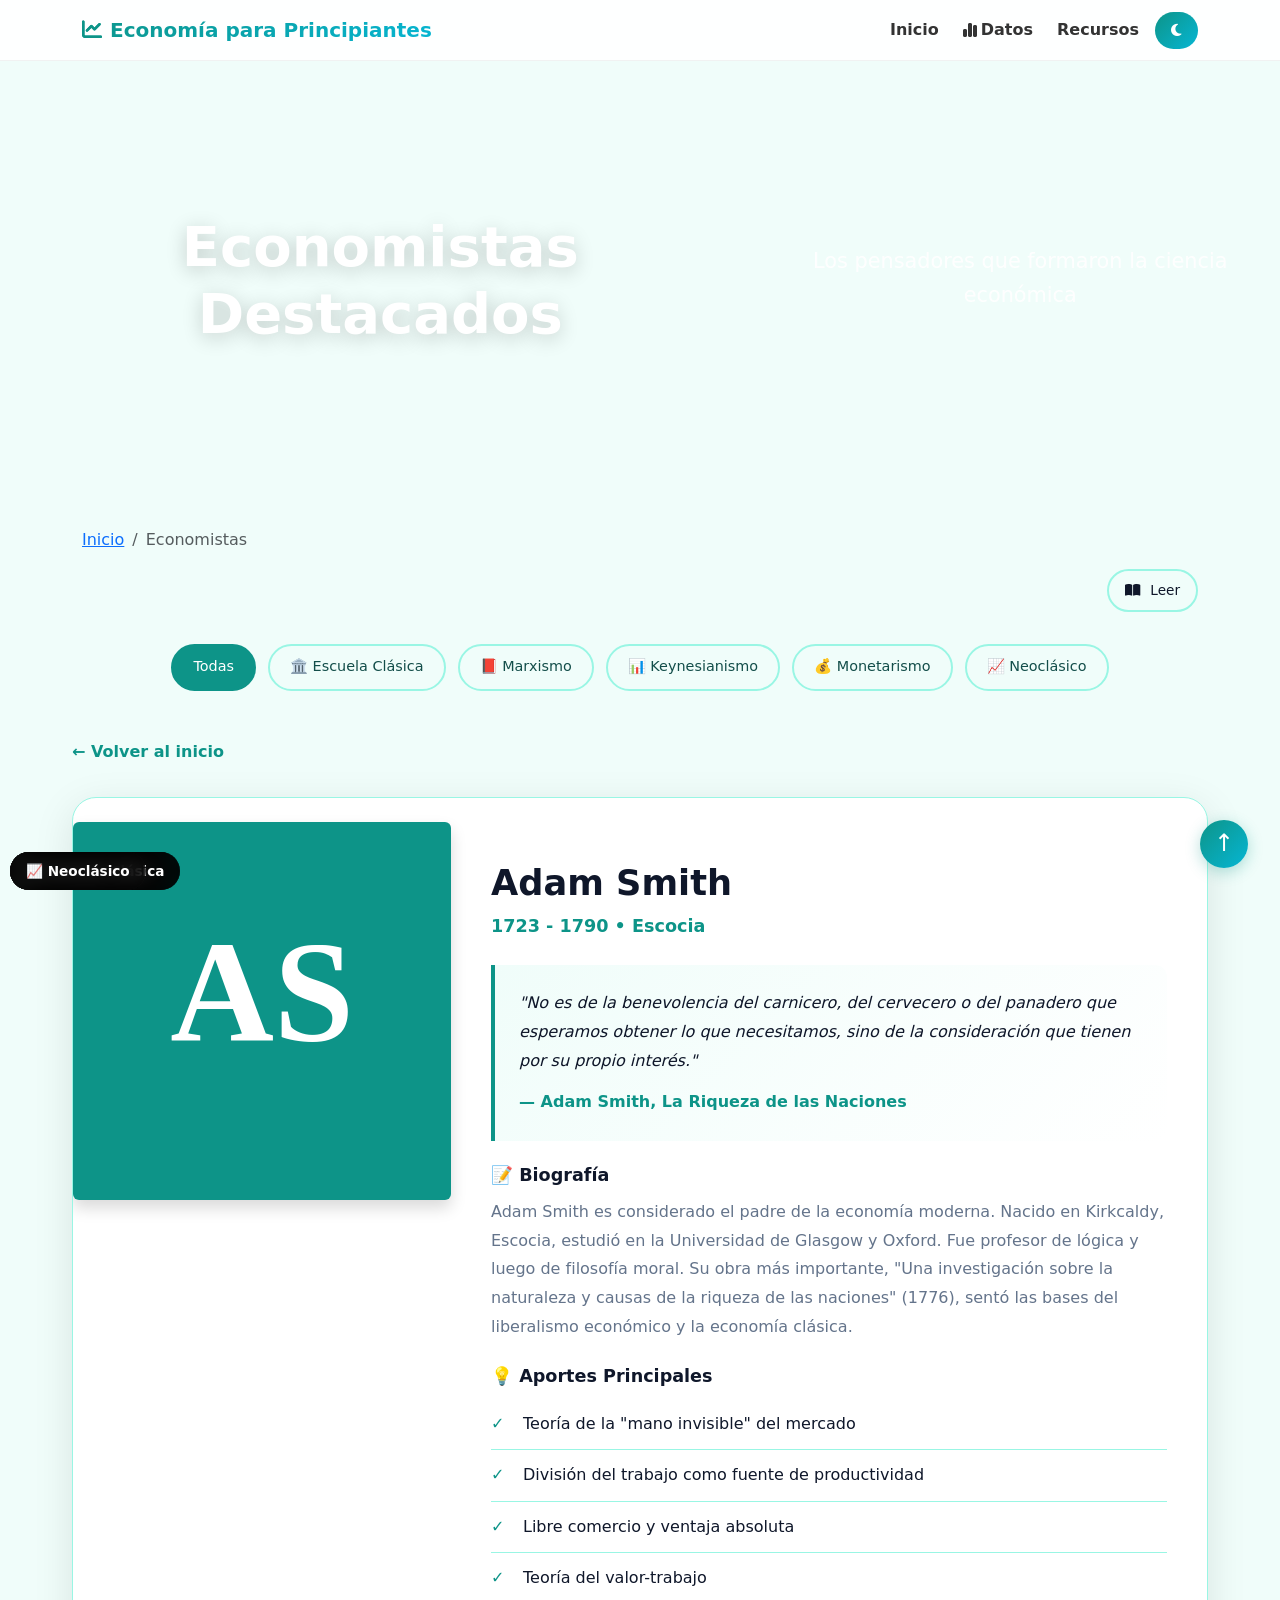
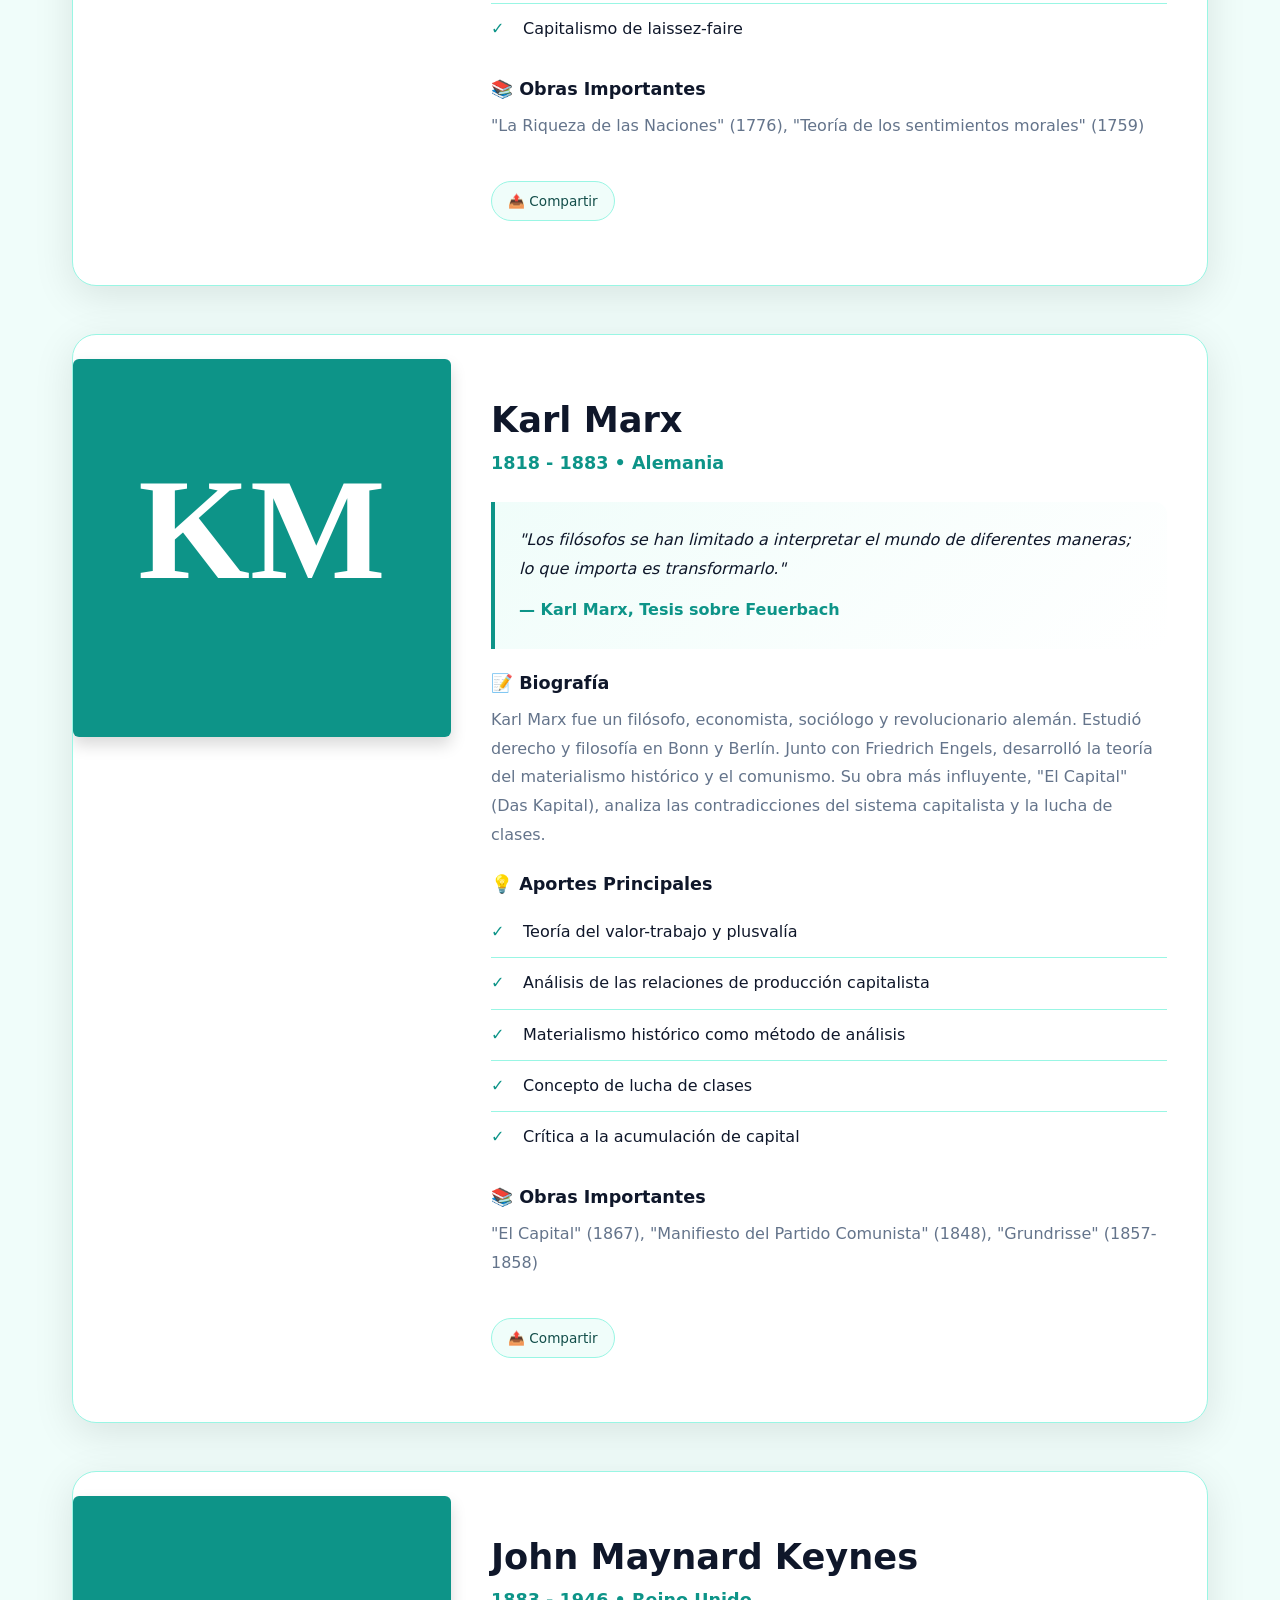
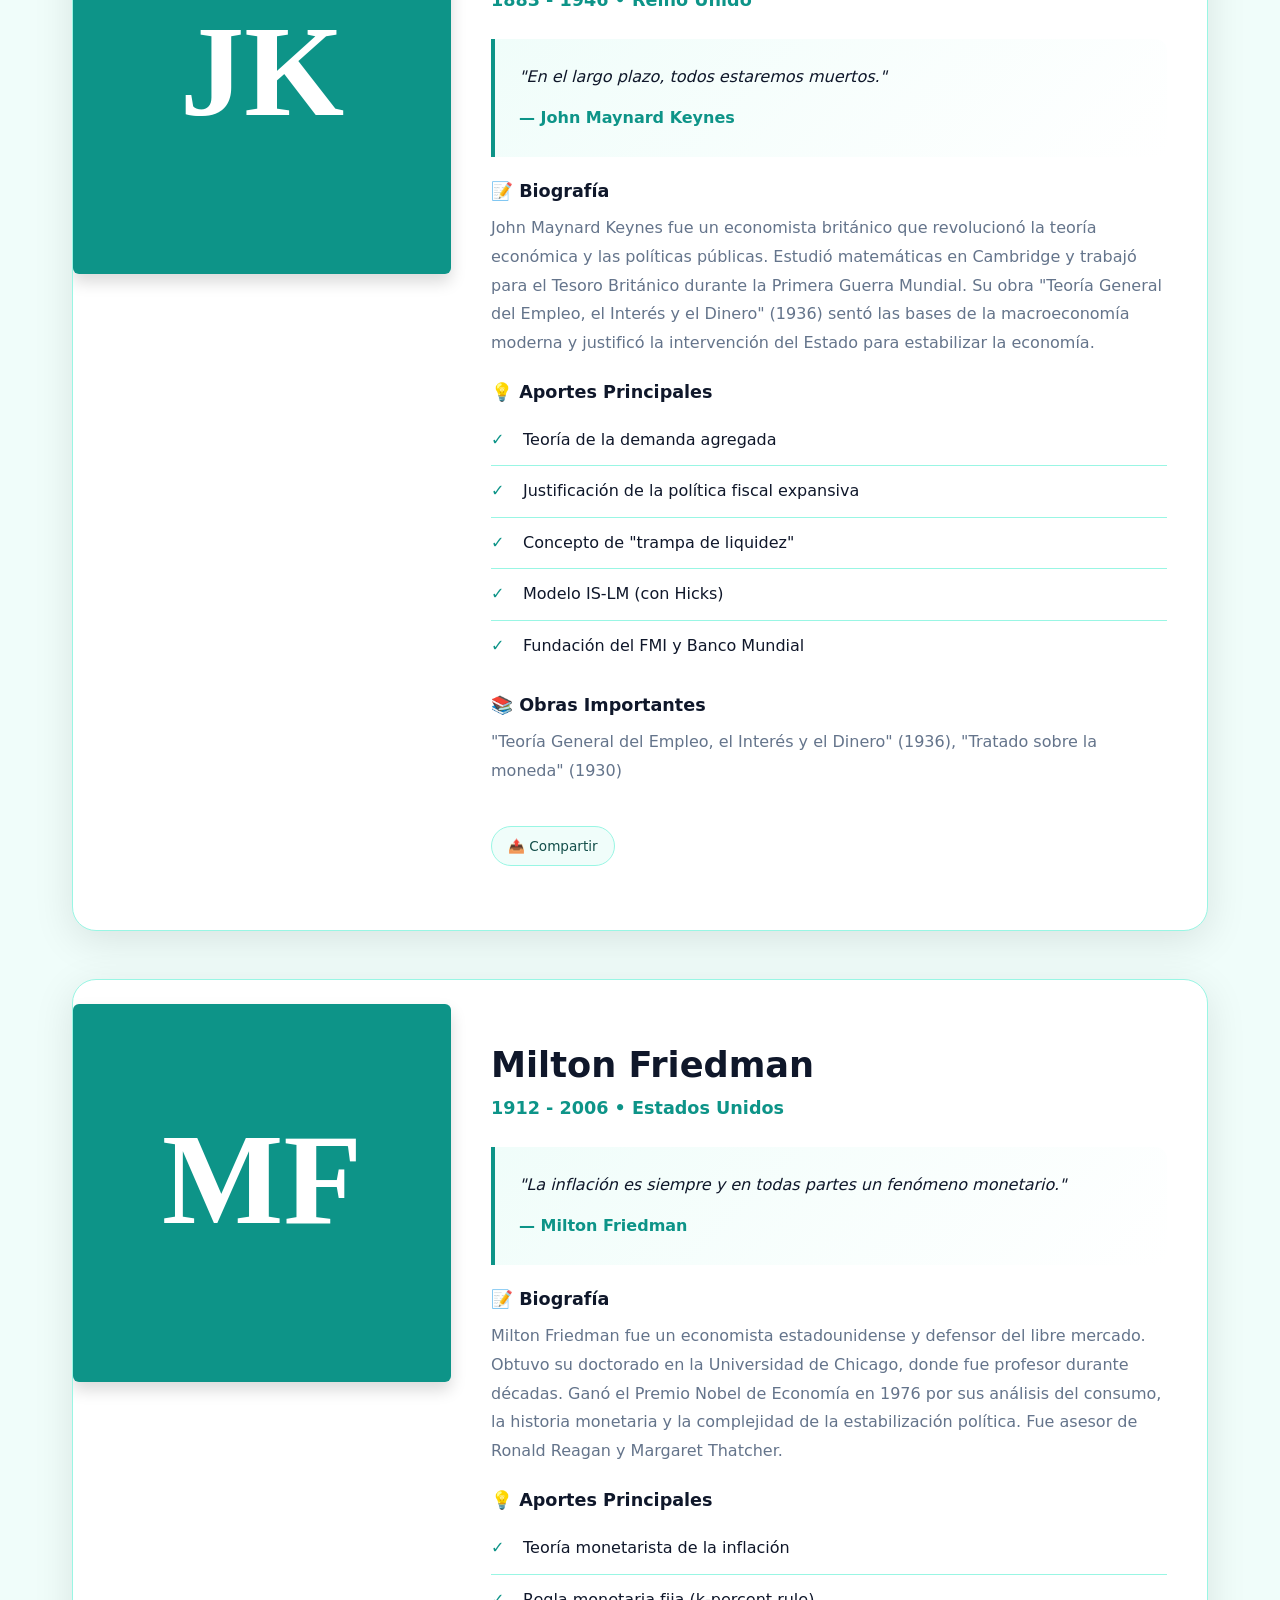
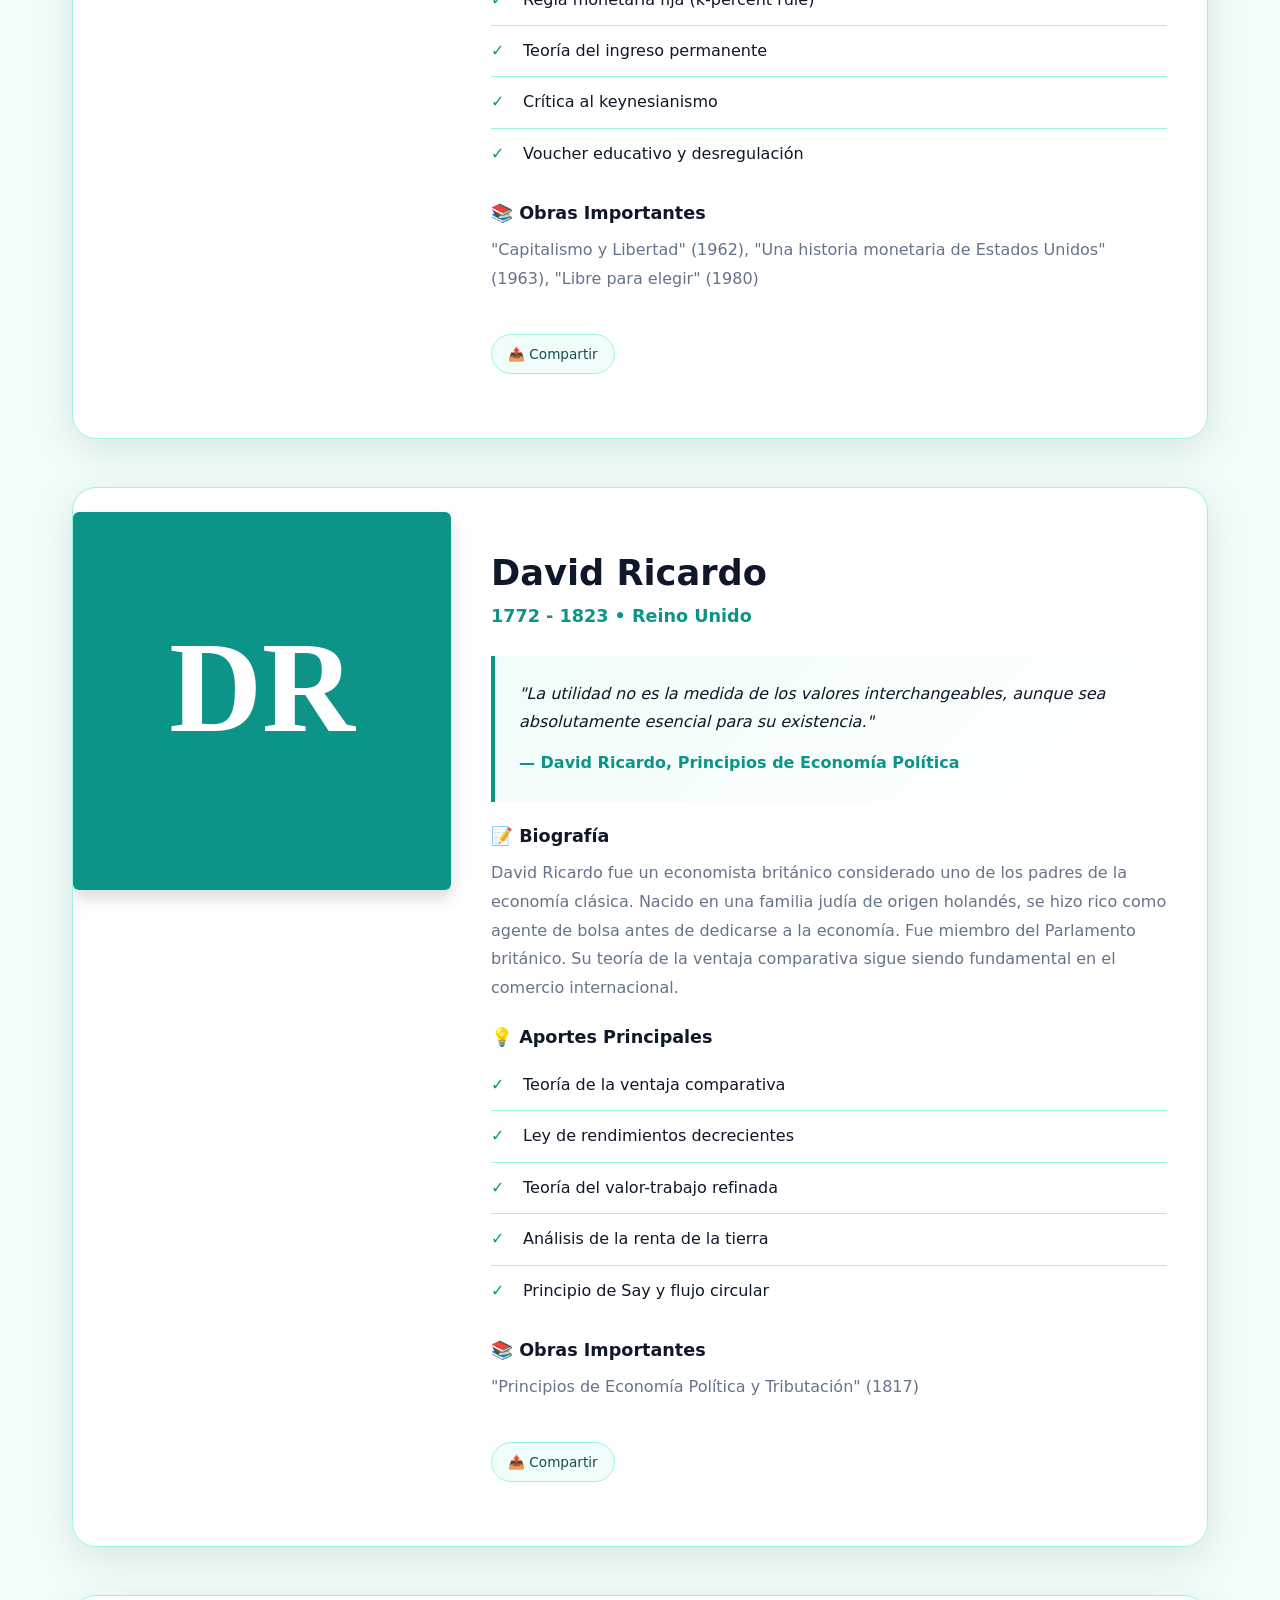
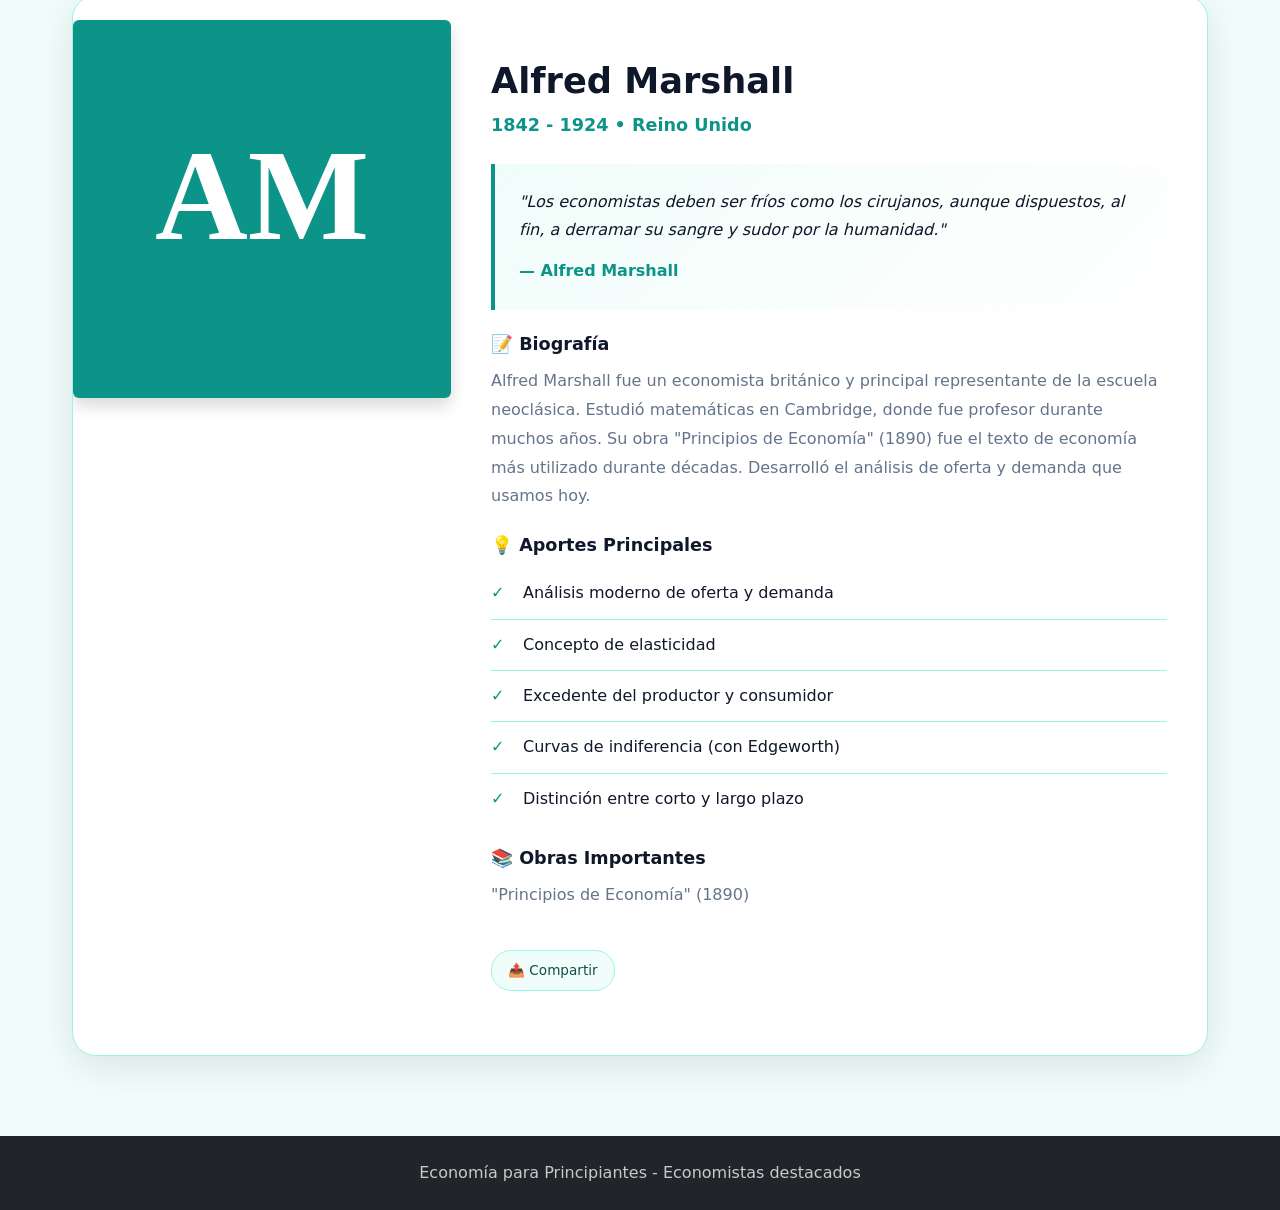
<file: economistas.html>
<!DOCTYPE html>
<html lang="es" data-bs-theme="light">
<head>
    <meta charset="UTF-8">
    <meta name="viewport" content="width=device-width, initial-scale=1.0">
    <title>Economistas Destacados - Economía para Principiantes</title>
    <meta name="description" content="Conoce a los economistas más importantes de la historia: Adam Smith, Karl Marx, John Maynard Keynes, Milton Friedman, David Ricardo y Alfred Marshall. Biografías y aportes.">
    <meta property="og:title" content="Economistas Destacados - Economía para Principiantes">
    <meta property="og:description" content="Biografías y aportes de los economistas más influyentes de la historia.">
    <meta property="og:type" content="website">
    <meta property="og:url" content="https://rodrigocapiz67-tech.github.io/economia-academica/economistas.html">
    <meta property="og:image" content="https://images.unsplash.com/photo-1466442929976-97f336a657be?w=1200&h=630&fit=crop">
    <meta name="twitter:card" content="summary_large_image">
    <link rel="icon" href="data:image/svg+xml,<svg xmlns='http://www.w3.org/2000/svg' viewBox='0 0 100 100'><text y='.9em' font-size='90'>📈</text></svg>">
    <link href="https://cdn.jsdelivr.net/npm/bootstrap@5.3.3/dist/css/bootstrap.min.css" rel="stylesheet">
    <link rel="stylesheet" href="https://cdnjs.cloudflare.com/ajax/libs/font-awesome/6.5.1/css/all.min.css">
    <link rel="stylesheet" href="css/style.css">
    <style>
        .economista-profile { max-width: 1200px; margin: 3rem auto; padding: 0 2rem; }
        .profile-card { background: var(--card-bg); border-radius: 24px; overflow: hidden; box-shadow: 0 10px 40px rgba(0,0,0,0.1); margin-bottom: 3rem; border: 1px solid var(--border); transition: all 0.3s; }
        .profile-card:hover { box-shadow: 0 20px 60px rgba(0,0,0,0.15); }
        .profile-card:hover .foto-economista { transform: scale(1.05); }
        .profile-school-badge { background: rgba(0,0,0,0.7); backdrop-filter: blur(10px); color: white; padding: 0.5rem 1rem; border-radius: 30px; font-weight: 600; font-size: 0.85rem; display: inline-block; }
        .profile-content { padding: 2.5rem; }
        .profile-name { font-size: 2.2rem; font-weight: 800; color: var(--text-dark); margin-bottom: 0.5rem; }
        .profile-years { color: var(--primary); font-weight: 600; font-size: 1.1rem; margin-bottom: 1.5rem; }
        .profile-quote { background: linear-gradient(135deg, var(--bg) 0%, transparent 100%); border-left: 4px solid var(--primary); padding: 1.5rem; margin-bottom: 1.5rem; border-radius: 0 12px 12px 0; font-style: italic; color: var(--text-dark); line-height: 1.8; }
        .profile-quote cite { display: block; margin-top: 0.75rem; font-style: normal; font-weight: 600; color: var(--primary); }
        .profile-section { margin-bottom: 1.5rem; }
        .profile-section h4 { color: var(--text-dark); font-size: 1.1rem; font-weight: 700; margin-bottom: 0.75rem; display: flex; align-items: center; gap: 0.5rem; }
        .profile-section p { color: var(--text-muted); line-height: 1.8; }
        .contributions-list { list-style: none; padding: 0; }
        .contributions-list li { padding: 0.75rem 0; padding-left: 2rem; position: relative; color: var(--text-dark); border-bottom: 1px solid var(--border); }
        .contributions-list li:last-child { border-bottom: none; }
        .contributions-list li::before { content: '✓'; position: absolute; left: 0; color: var(--primary); font-weight: bold; }
        .back-btn { display: inline-flex; align-items: center; gap: 0.5rem; color: var(--primary); text-decoration: none; font-weight: 600; margin-bottom: 2rem; transition: gap 0.2s; }
        .back-btn:hover { gap: 0.75rem; }
        .reading-toggle { background: none; border: 2px solid var(--border); color: var(--text-dark); padding: 0.5rem 1rem; border-radius: 25px; cursor: pointer; font-size: 0.85rem; transition: all 0.3s; display: inline-flex; align-items: center; gap: 0.4rem; }
        .reading-toggle:hover { border-color: var(--primary); color: var(--primary); }
        .filtros { display: flex; gap: 0.75rem; flex-wrap: wrap; justify-content: center; margin: 2rem 0; }
        .btn-filtro { padding: 0.6rem 1.25rem; border: 2px solid var(--border); border-radius: 30px; background: transparent; color: var(--text); cursor: pointer; font-weight: 500; transition: all 0.3s; font-size: 0.9rem; }
        .btn-filtro:hover { border-color: var(--primary); color: var(--primary); }
        .btn-filtro.active { background: var(--primary); border-color: var(--primary); color: white; }

    </style>
</head>
<body>
    <a href="#main-content" class="skip-link">Saltar al contenido principal</a>

    <nav class="navbar navbar-expand-lg sticky-top mi-menu" style="border-bottom:1px solid rgba(0,0,0,0.05)" aria-label="Navegación principal">
        <div class="container">
            <a class="navbar-brand fw-bold" href="index.html" style="background:linear-gradient(135deg,#0d9488,#06b6d4);-webkit-background-clip:text;-webkit-text-fill-color:transparent;background-clip:text">
                <i class="fa-solid fa-chart-line me-2" style="-webkit-text-fill-color:#0d9488"></i>Economía para Principiantes
            </a>
            <button class="navbar-toggler border-0" type="button" data-bs-toggle="collapse" data-bs-target="#navbarNav" aria-label="Menú">
                <span class="navbar-toggler-icon"></span>
            </button>
            <div class="collapse navbar-collapse" id="navbarNav">
                <ul class="navbar-nav ms-auto align-items-lg-center gap-2">
                    <li class="nav-item"><a class="nav-link fw-semibold" href="index.html">Inicio</a></li>
                    <li class="nav-item"><a class="nav-link fw-semibold" href="datos-economicos.html"><i class="fa-solid fa-chart-simple me-1"></i>Datos</a></li>
                    <li class="nav-item"><a class="nav-link fw-semibold" href="recursos.html">Recursos</a></li>
                    <li class="nav-item"><button id="theme-toggle" class="btn btn-sm" aria-label="Cambiar tema oscuro/claro" style="background:linear-gradient(135deg,#0d9488,#06b6d4);color:white;border:none;border-radius:25px;padding:0.5rem 1rem"><i class="fa-solid fa-moon"></i></button></li>
                </ul>
            </div>
        </div>
    </nav>

    <main>
        <section class="materia-header">
            <div class="materia-header-bg" style="background-image: url('https://images.unsplash.com/photo-1466442929976-97f336a657be?w=1920&h=1080&fit=crop')"></div>
            <h2>Economistas Destacados</h2>
            <p>Los pensadores que formaron la ciencia económica</p>
        </section>

        <nav aria-label="breadcrumb" class="container my-3">
            <ol class="breadcrumb">
                <li class="breadcrumb-item"><a href="index.html">Inicio</a></li>
                <li class="breadcrumb-item active" aria-current="page">Economistas</li>
            </ol>
        </nav>

        <div class="container">
            <div class="d-flex justify-content-end mb-3">
                <button id="reading-toggle" class="reading-toggle"><i class="fa-solid fa-book-open me-1"></i> Leer</button>
            </div>
        </div>

        <div class="filtros">
            <button class="btn-filtro active" data-school="todas">Todas</button>
            <button class="btn-filtro" data-school="clasica">🏛️ Escuela Clásica</button>
            <button class="btn-filtro" data-school="marxista">📕 Marxismo</button>
            <button class="btn-filtro" data-school="keynesiana">📊 Keynesianismo</button>
            <button class="btn-filtro" data-school="monetarista">💰 Monetarismo</button>
            <button class="btn-filtro" data-school="neoclasica">📈 Neoclásico</button>
        </div>

        <div class="economista-profile">
            <a href="index.html" class="back-btn">← Volver al inicio</a>

            <div class="profile-card" id="adam-smith" data-school="clasica">
                <div class="row align-items-start my-4 g-0">
                    <div class="col-md-4">
                        <img src="https://upload.wikimedia.org/wikipedia/commons/0/0a/AdamSmith.jpg" alt="Adam Smith" class="img-fluid rounded shadow foto-economista" referrerpolicy="no-referrer" loading="lazy" onerror="this.onerror=null;this.src='data:image/svg+xml,<svg xmlns=%22http://www.w3.org/2000/svg%22 viewBox=%220 0 100 100%22><rect fill=%22%230d9488%22 width=%22100%22 height=%22100%22/><text fill=%22white%22 font-size=%2238%22 font-family=%22Inter%22 x=%2250%22 y=%2258%22 text-anchor=%22middle%22 font-weight=%22bold%22>AS</text></svg>'">
                        <div class="profile-school-badge mt-2">🏛️ Escuela Clásica</div>
                    </div>
                    <div class="col-md-8">
                        <div class="profile-content">
                            <h3 class="profile-name">Adam Smith</h3>
                            <p class="profile-years">1723 - 1790 • Escocia</p>
                            <div class="profile-quote">
                                "No es de la benevolencia del carnicero, del cervecero o del panadero que esperamos obtener lo que necesitamos, sino de la consideración que tienen por su propio interés."
                                <cite>— Adam Smith, La Riqueza de las Naciones</cite>
                            </div>
                            <div class="profile-section">
                                <h4>📝 Biografía</h4>
                                <p>Adam Smith es considerado el padre de la economía moderna. Nacido en Kirkcaldy, Escocia, estudió en la Universidad de Glasgow y Oxford. Fue profesor de lógica y luego de filosofía moral. Su obra más importante, "Una investigación sobre la naturaleza y causas de la riqueza de las naciones" (1776), sentó las bases del liberalismo económico y la economía clásica.</p>
                            </div>
                            <div class="profile-section">
                                <h4>💡 Aportes Principales</h4>
                                <ul class="contributions-list">
                                    <li>Teoría de la "mano invisible" del mercado</li>
                                    <li>División del trabajo como fuente de productividad</li>
                                    <li>Libre comercio y ventaja absoluta</li>
                                    <li>Teoría del valor-trabajo</li>
                                    <li>Capitalismo de laissez-faire</li>
                                </ul>
                            </div>
                            <div class="profile-section">
                                <h4>📚 Obras Importantes</h4>
                                <p>"La Riqueza de las Naciones" (1776), "Teoría de los sentimientos morales" (1759)</p>
                            </div>
                            <button class="share-btn" data-title="Adam Smith - Economía para Principiantes" data-text="Conoce a Adam Smith, padre de la economía moderna" data-url="https://rodrigocapiz67-tech.github.io/economia-academica/economistas.html#adam-smith">📤 Compartir</button>
                        </div>
                    </div>
                </div>
            </div>

            <div class="profile-card" id="karl-marx" data-school="marxista">
                <div class="row align-items-start my-4 g-0">
                    <div class="col-md-4">
                        <img src="https://upload.wikimedia.org/wikipedia/commons/d/d4/Karl_Marx_001.jpg" alt="Karl Marx" class="img-fluid rounded shadow foto-economista" referrerpolicy="no-referrer" loading="lazy" onerror="this.onerror=null;this.src='data:image/svg+xml,<svg xmlns=%22http://www.w3.org/2000/svg%22 viewBox=%220 0 100 100%22><rect fill=%22%230d9488%22 width=%22100%22 height=%22100%22/><text fill=%22white%22 font-size=%2238%22 font-family=%22Inter%22 x=%2250%22 y=%2258%22 text-anchor=%22middle%22 font-weight=%22bold%22>KM</text></svg>'">
                        <div class="profile-school-badge mt-2">📕 Marxismo</div>
                    </div>
                    <div class="col-md-8">
                        <div class="profile-content">
                            <h3 class="profile-name">Karl Marx</h3>
                            <p class="profile-years">1818 - 1883 • Alemania</p>
                            <div class="profile-quote">
                                "Los filósofos se han limitado a interpretar el mundo de diferentes maneras; lo que importa es transformarlo."
                                <cite>— Karl Marx, Tesis sobre Feuerbach</cite>
                            </div>
                            <div class="profile-section">
                                <h4>📝 Biografía</h4>
                                <p>Karl Marx fue un filósofo, economista, sociólogo y revolucionario alemán. Estudió derecho y filosofía en Bonn y Berlín. Junto con Friedrich Engels, desarrolló la teoría del materialismo histórico y el comunismo. Su obra más influyente, "El Capital" (Das Kapital), analiza las contradicciones del sistema capitalista y la lucha de clases.</p>
                            </div>
                            <div class="profile-section">
                                <h4>💡 Aportes Principales</h4>
                                <ul class="contributions-list">
                                    <li>Teoría del valor-trabajo y plusvalía</li>
                                    <li>Análisis de las relaciones de producción capitalista</li>
                                    <li>Materialismo histórico como método de análisis</li>
                                    <li>Concepto de lucha de clases</li>
                                    <li>Crítica a la acumulación de capital</li>
                                </ul>
                            </div>
                            <div class="profile-section">
                                <h4>📚 Obras Importantes</h4>
                                <p>"El Capital" (1867), "Manifiesto del Partido Comunista" (1848), "Grundrisse" (1857-1858)</p>
                            </div>
                            <button class="share-btn" data-title="Karl Marx - Economía para Principiantes" data-text="Conoce a Karl Marx, filósofo y economista alemán" data-url="https://rodrigocapiz67-tech.github.io/economia-academica/economistas.html#karl-marx">📤 Compartir</button>
                        </div>
                    </div>
                </div>
            </div>

            <div class="profile-card" id="keynes" data-school="keynesiana">
                <div class="row align-items-start my-4 g-0">
                    <div class="col-md-4">
                        <img src="https://upload.wikimedia.org/wikipedia/commons/6/66/John_Maynard_Keynes.jpg" alt="John Maynard Keynes" class="img-fluid rounded shadow foto-economista" referrerpolicy="no-referrer" loading="lazy" onerror="this.onerror=null;this.src='data:image/svg+xml,<svg xmlns=%22http://www.w3.org/2000/svg%22 viewBox=%220 0 100 100%22><rect fill=%22%230d9488%22 width=%22100%22 height=%22100%22/><text fill=%22white%22 font-size=%2234%22 font-family=%22Inter%22 x=%2250%22 y=%2258%22 text-anchor=%22middle%22 font-weight=%22bold%22>JK</text></svg>'">
                        <div class="profile-school-badge mt-2">📊 Keynesianismo</div>
                    </div>
                    <div class="col-md-8">
                        <div class="profile-content">
                            <h3 class="profile-name">John Maynard Keynes</h3>
                            <p class="profile-years">1883 - 1946 • Reino Unido</p>
                            <div class="profile-quote">
                                "En el largo plazo, todos estaremos muertos."
                                <cite>— John Maynard Keynes</cite>
                            </div>
                            <div class="profile-section">
                                <h4>📝 Biografía</h4>
                                <p>John Maynard Keynes fue un economista británico que revolucionó la teoría económica y las políticas públicas. Estudió matemáticas en Cambridge y trabajó para el Tesoro Británico durante la Primera Guerra Mundial. Su obra "Teoría General del Empleo, el Interés y el Dinero" (1936) sentó las bases de la macroeconomía moderna y justificó la intervención del Estado para estabilizar la economía.</p>
                            </div>
                            <div class="profile-section">
                                <h4>💡 Aportes Principales</h4>
                                <ul class="contributions-list">
                                    <li>Teoría de la demanda agregada</li>
                                    <li>Justificación de la política fiscal expansiva</li>
                                    <li>Concepto de "trampa de liquidez"</li>
                                    <li>Modelo IS-LM (con Hicks)</li>
                                    <li>Fundación del FMI y Banco Mundial</li>
                                </ul>
                            </div>
                            <div class="profile-section">
                                <h4>📚 Obras Importantes</h4>
                                <p>"Teoría General del Empleo, el Interés y el Dinero" (1936), "Tratado sobre la moneda" (1930)</p>
                            </div>
                            <button class="share-btn" data-title="John Maynard Keynes - Economía para Principiantes" data-text="Conoce a Keynes, fundador del keynesianismo" data-url="https://rodrigocapiz67-tech.github.io/economia-academica/economistas.html#keynes">📤 Compartir</button>
                        </div>
                    </div>
                </div>
            </div>

            <div class="profile-card" id="friedman" data-school="monetarista">
                <div class="row align-items-start my-4 g-0">
                    <div class="col-md-4">
                        <img src="https://upload.wikimedia.org/wikipedia/commons/c/c1/Milton_Friedman.jpg" alt="Milton Friedman" class="img-fluid rounded shadow foto-economista" referrerpolicy="no-referrer" loading="lazy" onerror="this.onerror=null;this.src='data:image/svg+xml,<svg xmlns=%22http://www.w3.org/2000/svg%22 viewBox=%220 0 100 100%22><rect fill=%22%230d9488%22 width=%22100%22 height=%22100%22/><text fill=%22white%22 font-size=%2234%22 font-family=%22Inter%22 x=%2250%22 y=%2258%22 text-anchor=%22middle%22 font-weight=%22bold%22>MF</text></svg>'">
                        <div class="profile-school-badge mt-2">💰 Monetarismo</div>
                    </div>
                    <div class="col-md-8">
                        <div class="profile-content">
                            <h3 class="profile-name">Milton Friedman</h3>
                            <p class="profile-years">1912 - 2006 • Estados Unidos</p>
                            <div class="profile-quote">
                                "La inflación es siempre y en todas partes un fenómeno monetario."
                                <cite>— Milton Friedman</cite>
                            </div>
                            <div class="profile-section">
                                <h4>📝 Biografía</h4>
                                <p>Milton Friedman fue un economista estadounidense y defensor del libre mercado. Obtuvo su doctorado en la Universidad de Chicago, donde fue profesor durante décadas. Ganó el Premio Nobel de Economía en 1976 por sus análisis del consumo, la historia monetaria y la complejidad de la estabilización política. Fue asesor de Ronald Reagan y Margaret Thatcher.</p>
                            </div>
                            <div class="profile-section">
                                <h4>💡 Aportes Principales</h4>
                                <ul class="contributions-list">
                                    <li>Teoría monetarista de la inflación</li>
                                    <li>Regla monetaria fija (k-percent rule)</li>
                                    <li>Teoría del ingreso permanente</li>
                                    <li>Crítica al keynesianismo</li>
                                    <li>Voucher educativo y desregulación</li>
                                </ul>
                            </div>
                            <div class="profile-section">
                                <h4>📚 Obras Importantes</h4>
                                <p>"Capitalismo y Libertad" (1962), "Una historia monetaria de Estados Unidos" (1963), "Libre para elegir" (1980)</p>
                            </div>
                            <button class="share-btn" data-title="Milton Friedman - Economía para Principiantes" data-text="Conoce a Milton Friedman, líder del monetarismo" data-url="https://rodrigocapiz67-tech.github.io/economia-academica/economistas.html#friedman">📤 Compartir</button>
                        </div>
                    </div>
                </div>
            </div>

            <div class="profile-card" id="ricardo" data-school="clasica">
                <div class="row align-items-start my-4 g-0">
                    <div class="col-md-4">
                        <img src="https://upload.wikimedia.org/wikipedia/commons/d/dc/Portrait_of_David_Ricardo_by_Thomas_Phillips.jpg" alt="David Ricardo" class="img-fluid rounded shadow foto-economista" referrerpolicy="no-referrer" loading="lazy" onerror="this.onerror=null;this.src='data:image/svg+xml,<svg xmlns=%22http://www.w3.org/2000/svg%22 viewBox=%220 0 100 100%22><rect fill=%22%230d9488%22 width=%22100%22 height=%22100%22/><text fill=%22white%22 font-size=%2234%22 font-family=%22Inter%22 x=%2250%22 y=%2258%22 text-anchor=%22middle%22 font-weight=%22bold%22>DR</text></svg>'">
                        <div class="profile-school-badge mt-2">🏛️ Escuela Clásica</div>
                    </div>
                    <div class="col-md-8">
                        <div class="profile-content">
                            <h3 class="profile-name">David Ricardo</h3>
                            <p class="profile-years">1772 - 1823 • Reino Unido</p>
                            <div class="profile-quote">
                                "La utilidad no es la medida de los valores interchangeables, aunque sea absolutamente esencial para su existencia."
                                <cite>— David Ricardo, Principios de Economía Política</cite>
                            </div>
                            <div class="profile-section">
                                <h4>📝 Biografía</h4>
                                <p>David Ricardo fue un economista británico considerado uno de los padres de la economía clásica. Nacido en una familia judía de origen holandés, se hizo rico como agente de bolsa antes de dedicarse a la economía. Fue miembro del Parlamento británico. Su teoría de la ventaja comparativa sigue siendo fundamental en el comercio internacional.</p>
                            </div>
                            <div class="profile-section">
                                <h4>💡 Aportes Principales</h4>
                                <ul class="contributions-list">
                                    <li>Teoría de la ventaja comparativa</li>
                                    <li>Ley de rendimientos decrecientes</li>
                                    <li>Teoría del valor-trabajo refinada</li>
                                    <li>Análisis de la renta de la tierra</li>
                                    <li>Principio de Say y flujo circular</li>
                                </ul>
                            </div>
                            <div class="profile-section">
                                <h4>📚 Obras Importantes</h4>
                                <p>"Principios de Economía Política y Tributación" (1817)</p>
                            </div>
                            <button class="share-btn" data-title="David Ricardo - Economía para Principiantes" data-text="Conoce a David Ricardo, economista clásico" data-url="https://rodrigocapiz67-tech.github.io/economia-academica/economistas.html#ricardo">📤 Compartir</button>
                        </div>
                    </div>
                </div>
            </div>

            <div class="profile-card" id="marshall" data-school="neoclasica">
                <div class="row align-items-start my-4 g-0">
                    <div class="col-md-4">
                        <img src="https://upload.wikimedia.org/wikipedia/commons/8/82/Alfred_Marshall.jpg" alt="Alfred Marshall" class="img-fluid rounded shadow foto-economista" referrerpolicy="no-referrer" loading="lazy" onerror="this.onerror=null;this.src='data:image/svg+xml,<svg xmlns=%22http://www.w3.org/2000/svg%22 viewBox=%220 0 100 100%22><rect fill=%22%230d9488%22 width=%22100%22 height=%22100%22/><text fill=%22white%22 font-size=%2234%22 font-family=%22Inter%22 x=%2250%22 y=%2258%22 text-anchor=%22middle%22 font-weight=%22bold%22>AM</text></svg>'">
                        <div class="profile-school-badge mt-2">📈 Neoclásico</div>
                    </div>
                    <div class="col-md-8">
                        <div class="profile-content">
                            <h3 class="profile-name">Alfred Marshall</h3>
                            <p class="profile-years">1842 - 1924 • Reino Unido</p>
                            <div class="profile-quote">
                                "Los economistas deben ser fríos como los cirujanos, aunque dispuestos, al fin, a derramar su sangre y sudor por la humanidad."
                                <cite>— Alfred Marshall</cite>
                            </div>
                            <div class="profile-section">
                                <h4>📝 Biografía</h4>
                                <p>Alfred Marshall fue un economista británico y principal representante de la escuela neoclásica. Estudió matemáticas en Cambridge, donde fue profesor durante muchos años. Su obra "Principios de Economía" (1890) fue el texto de economía más utilizado durante décadas. Desarrolló el análisis de oferta y demanda que usamos hoy.</p>
                            </div>
                            <div class="profile-section">
                                <h4>💡 Aportes Principales</h4>
                                <ul class="contributions-list">
                                    <li>Análisis moderno de oferta y demanda</li>
                                    <li>Concepto de elasticidad</li>
                                    <li>Excedente del productor y consumidor</li>
                                    <li>Curvas de indiferencia (con Edgeworth)</li>
                                    <li>Distinción entre corto y largo plazo</li>
                                </ul>
                            </div>
                            <div class="profile-section">
                                <h4>📚 Obras Importantes</h4>
                                <p>"Principios de Economía" (1890)</p>
                            </div>
                            <button class="share-btn" data-title="Alfred Marshall - Economía para Principiantes" data-text="Conoce a Alfred Marshall, padre de la microeconomía moderna" data-url="https://rodrigocapiz67-tech.github.io/economia-academica/economistas.html#marshall">📤 Compartir</button>
                        </div>
                    </div>
                </div>
            </div>
        </div>
    </main>

    <a href="#" class="back-to-top" aria-label="Volver arriba">↑</a>

    <footer class="text-center py-4" style="background:var(--bs-dark);color:white">
        <p class="mb-0 opacity-75">Economía para Principiantes - Economistas destacados</p>
    </footer>

    <script src="https://cdn.jsdelivr.net/npm/bootstrap@5.3.3/dist/js/bootstrap.bundle.min.js"></script>
    <script src="js/main.js"></script>
    <script>
        const observer = new MutationObserver(() => {
            const theme = document.documentElement.getAttribute('data-theme');
            document.documentElement.setAttribute('data-bs-theme', theme === 'dark' ? 'dark' : 'light');
        });
        observer.observe(document.documentElement, { attributes: true, attributeFilter: ['data-theme'] });
        const initTheme = document.documentElement.getAttribute('data-theme');
        if (initTheme) document.documentElement.setAttribute('data-bs-theme', initTheme === 'dark' ? 'dark' : 'light');
    </script>
</body>
</html>
</file>
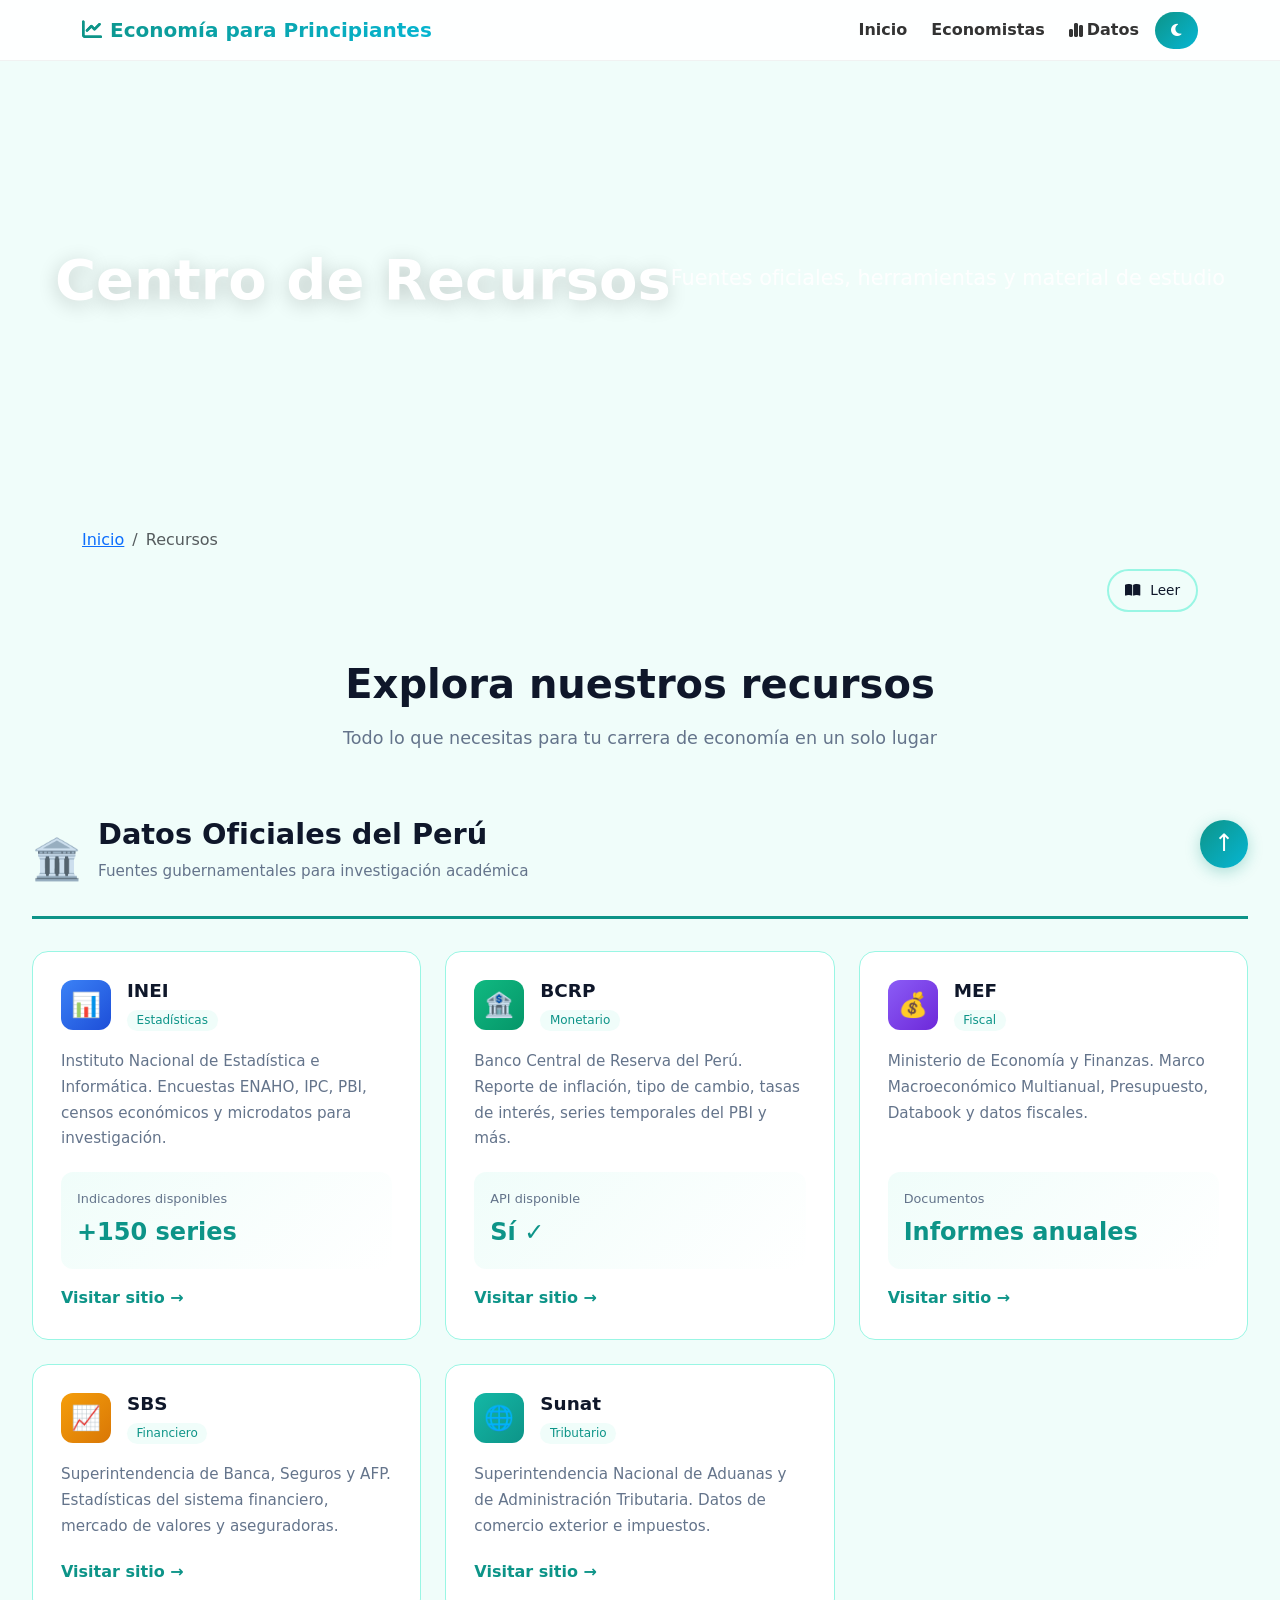
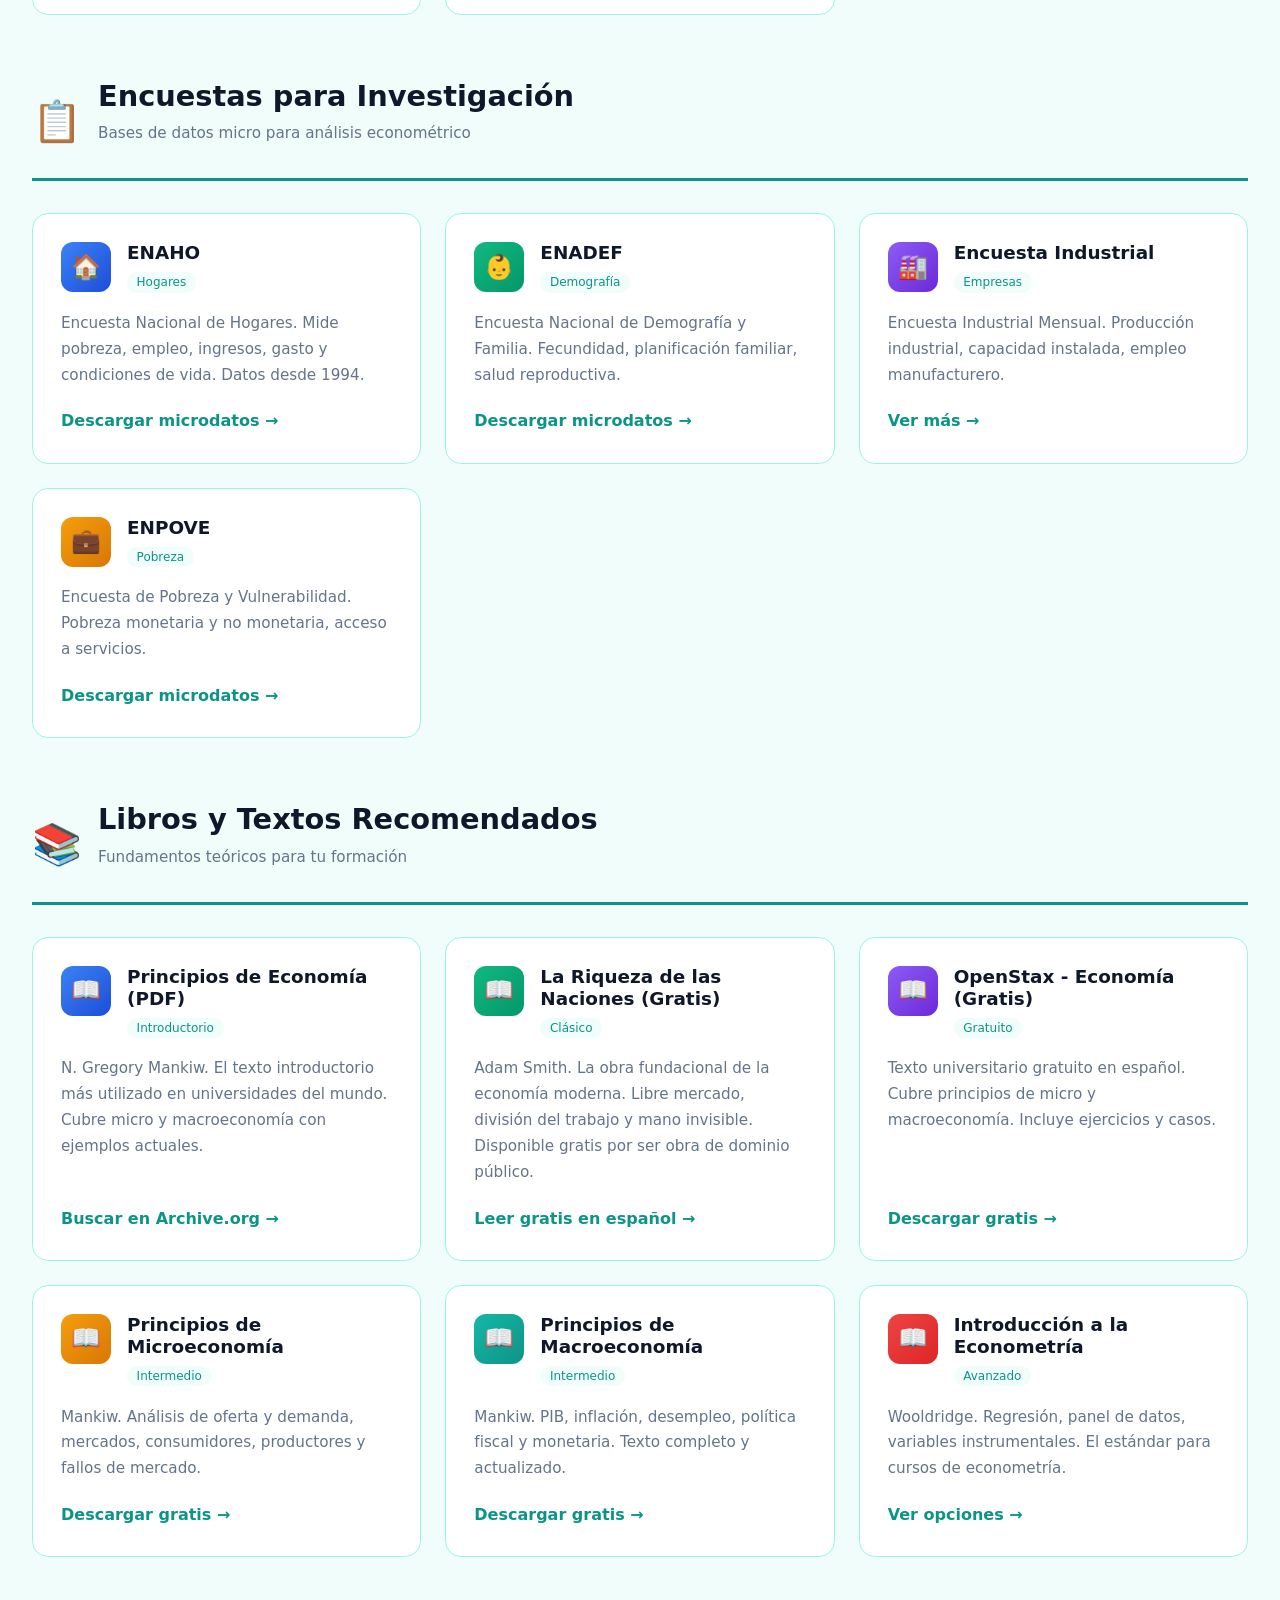
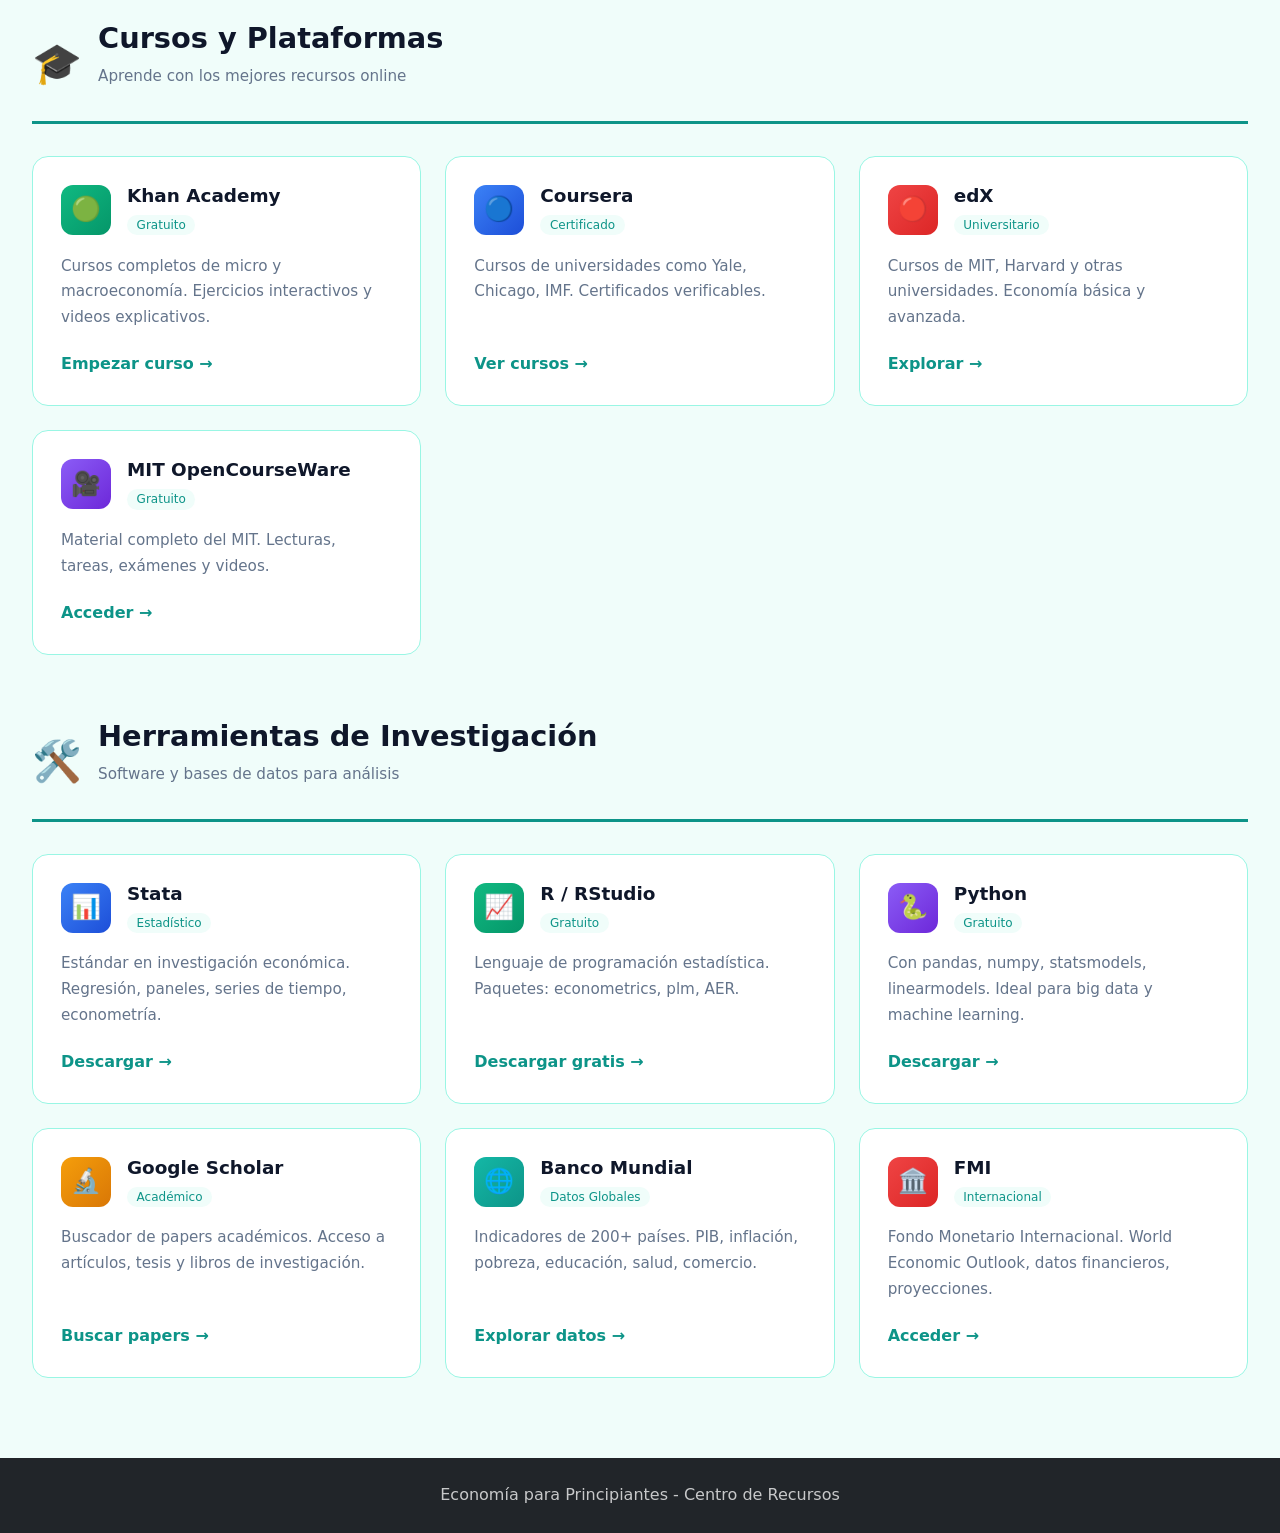
<file: recursos.html>
<!DOCTYPE html>
<html lang="es" data-bs-theme="light">
<head>
    <meta charset="UTF-8">
    <meta name="viewport" content="width=device-width, initial-scale=1.0">
    <title>Recursos - Economía para Principiantes</title>
    <meta name="description" content="Centro de recursos de economía: fuentes oficiales del Perú, encuestas para investigación, libros y textos recomendados, cursos online y herramientas de análisis.">
    <meta property="og:title" content="Recursos - Economía para Principiantes">
    <meta property="og:description" content="Todo lo que necesitas para estudiar economía: datos, libros, cursos y herramientas.">
    <meta property="og:type" content="website">
    <meta property="og:url" content="https://rodrigocapiz67-tech.github.io/economia-academica/recursos.html">
    <meta property="og:image" content="https://images.unsplash.com/photo-1450101499163-c8848c66ca85?w=1200&h=630&fit=crop">
    <meta name="twitter:card" content="summary_large_image">
    <link rel="icon" href="data:image/svg+xml,<svg xmlns='http://www.w3.org/2000/svg' viewBox='0 0 100 100'><text y='.9em' font-size='90'>📈</text></svg>">
    <link href="https://cdn.jsdelivr.net/npm/bootstrap@5.3.3/dist/css/bootstrap.min.css" rel="stylesheet">
    <link rel="stylesheet" href="https://cdnjs.cloudflare.com/ajax/libs/font-awesome/6.5.1/css/all.min.css">
    <link rel="stylesheet" href="css/style.css">
    <style>
        .recursos-container { max-width: 1400px; margin: 3rem auto; padding: 0 2rem; }
        .recursos-hero { text-align: center; margin-bottom: 4rem; }
        .recursos-hero h2 { font-size: 2.5rem; font-weight: 800; margin-bottom: 1rem; }
        .recursos-hero p { color: var(--text-muted); font-size: 1.1rem; max-width: 600px; margin: 0 auto; }
        .category-section { margin-bottom: 4rem; }
        .category-header { display: flex; align-items: center; gap: 1rem; margin-bottom: 2rem; padding-bottom: 1rem; border-bottom: 3px solid var(--primary); }
        .category-icon { font-size: 2.5rem; }
        .category-title { font-size: 1.8rem; font-weight: 700; color: var(--text-dark); }
        .category-desc { color: var(--text-muted); font-size: 0.95rem; }
        .resources-grid { display: grid; grid-template-columns: repeat(auto-fit, minmax(350px, 1fr)); gap: 1.5rem; }
        .resource-card { background: var(--card-bg); border-radius: 16px; padding: 1.75rem; border: 1px solid var(--border); transition: all 0.3s; display: flex; flex-direction: column; }
        .resource-card:hover { transform: translateY(-5px); box-shadow: var(--shadow-hover); }
        .resource-card-header { display: flex; align-items: flex-start; gap: 1rem; margin-bottom: 1rem; }
        .resource-icon { width: 50px; height: 50px; border-radius: 12px; display: flex; align-items: center; justify-content: center; font-size: 1.5rem; flex-shrink: 0; }
        .resource-icon.blue { background: linear-gradient(135deg, #3b82f6, #1d4ed8); }
        .resource-icon.green { background: linear-gradient(135deg, #10b981, #059669); }
        .resource-icon.purple { background: linear-gradient(135deg, #8b5cf6, #6d28d9); }
        .resource-icon.orange { background: linear-gradient(135deg, #f59e0b, #d97706); }
        .resource-icon.red { background: linear-gradient(135deg, #ef4444, #dc2626); }
        .resource-icon.teal { background: linear-gradient(135deg, #14b8a6, #0d9488); }
        .resource-title { font-size: 1.15rem; font-weight: 700; color: var(--text-dark); margin-bottom: 0.25rem; }
        .resource-tag { font-size: 0.75rem; padding: 0.2rem 0.6rem; background: var(--bg); border-radius: 20px; color: var(--primary); font-weight: 500; }
        .resource-description { color: var(--text-muted); font-size: 0.95rem; line-height: 1.7; margin-bottom: 1.25rem; flex-grow: 1; }
        .resource-link { display: inline-flex; align-items: center; gap: 0.5rem; color: var(--primary); text-decoration: none; font-weight: 600; transition: gap 0.2s; }
        .resource-link:hover { gap: 0.75rem; }
        .data-highlight { background: linear-gradient(135deg, var(--bg) 0%, transparent 100%); border-radius: 12px; padding: 1rem; margin-bottom: 1rem; }
        .data-highlight-label { font-size: 0.8rem; color: var(--text-muted); margin-bottom: 0.25rem; }
        .data-highlight-value { font-size: 1.5rem; font-weight: 700; color: var(--primary); }
        .reading-toggle { background: none; border: 2px solid var(--border); color: var(--text-dark); padding: 0.5rem 1rem; border-radius: 25px; cursor: pointer; font-size: 0.85rem; transition: all 0.3s; display: inline-flex; align-items: center; gap: 0.4rem; }
        .reading-toggle:hover { border-color: var(--primary); color: var(--primary); }
        @media (max-width: 768px) { .resources-grid { grid-template-columns: 1fr; } .category-header { flex-direction: column; align-items: flex-start; gap: 0.5rem; } }
    </style>
</head>
<body>
    <a href="#main-content" class="skip-link">Saltar al contenido principal</a>

    <nav class="navbar navbar-expand-lg sticky-top mi-menu" style="border-bottom:1px solid rgba(0,0,0,0.05)" aria-label="Navegación principal">
        <div class="container">
            <a class="navbar-brand fw-bold" href="index.html" style="background:linear-gradient(135deg,#0d9488,#06b6d4);-webkit-background-clip:text;-webkit-text-fill-color:transparent;background-clip:text">
                <i class="fa-solid fa-chart-line me-2" style="-webkit-text-fill-color:#0d9488"></i>Economía para Principiantes
            </a>
            <button class="navbar-toggler border-0" type="button" data-bs-toggle="collapse" data-bs-target="#navbarNav" aria-label="Menú">
                <span class="navbar-toggler-icon"></span>
            </button>
            <div class="collapse navbar-collapse" id="navbarNav">
                <ul class="navbar-nav ms-auto align-items-lg-center gap-2">
                    <li class="nav-item"><a class="nav-link fw-semibold" href="index.html">Inicio</a></li>
                    <li class="nav-item"><a class="nav-link fw-semibold" href="economistas.html">Economistas</a></li>
                    <li class="nav-item"><a class="nav-link fw-semibold" href="datos-economicos.html"><i class="fa-solid fa-chart-simple me-1"></i>Datos</a></li>
                    <li class="nav-item"><button id="theme-toggle" class="btn btn-sm" aria-label="Cambiar tema oscuro/claro" style="background:linear-gradient(135deg,#0d9488,#06b6d4);color:white;border:none;border-radius:25px;padding:0.5rem 1rem"><i class="fa-solid fa-moon"></i></button></li>
                </ul>
            </div>
        </div>
    </nav>

    <main>
        <section class="materia-header">
            <div class="materia-header-bg" style="background-image: url('https://images.unsplash.com/photo-1450101499163-c8848c66ca85?w=1920&h=1080&fit=crop')"></div>
            <h2>Centro de Recursos</h2>
            <p>Fuentes oficiales, herramientas y material de estudio</p>
        </section>

        <nav aria-label="breadcrumb" class="container my-3">
            <ol class="breadcrumb">
                <li class="breadcrumb-item"><a href="index.html">Inicio</a></li>
                <li class="breadcrumb-item active" aria-current="page">Recursos</li>
            </ol>
        </nav>

        <div class="container">
            <div class="d-flex justify-content-end mb-3">
                <button id="reading-toggle" class="reading-toggle"><i class="fa-solid fa-book-open me-1"></i> Leer</button>
            </div>
        </div>

        <div class="recursos-container">
            <div class="recursos-hero">
                <h2>Explora nuestros recursos</h2>
                <p>Todo lo que necesitas para tu carrera de economía en un solo lugar</p>
            </div>

            <div class="category-section">
                <div class="category-header">
                    <span class="category-icon">🏛️</span>
                    <div>
                        <h3 class="category-title">Datos Oficiales del Perú</h3>
                        <p class="category-desc">Fuentes gubernamentales para investigación académica</p>
                    </div>
                </div>
                <div class="resources-grid">
                    <div class="resource-card">
                        <div class="resource-card-header">
                            <div class="resource-icon blue">📊</div>
                            <div><h4 class="resource-title">INEI</h4><span class="resource-tag">Estadísticas</span></div>
                        </div>
                        <p class="resource-description">Instituto Nacional de Estadística e Informática. Encuestas ENAHO, IPC, PBI, censos económicos y microdatos para investigación.</p>
                        <div class="data-highlight">
                            <div class="data-highlight-label">Indicadores disponibles</div>
                            <div class="data-highlight-value">+150 series</div>
                        </div>
                        <a href="https://www.inei.gob.pe" target="_blank" class="resource-link">Visitar sitio →</a>
                    </div>
                    <div class="resource-card">
                        <div class="resource-card-header">
                            <div class="resource-icon green">🏦</div>
                            <div><h4 class="resource-title">BCRP</h4><span class="resource-tag">Monetario</span></div>
                        </div>
                        <p class="resource-description">Banco Central de Reserva del Perú. Reporte de inflación, tipo de cambio, tasas de interés, series temporales del PBI y más.</p>
                        <div class="data-highlight">
                            <div class="data-highlight-label">API disponible</div>
                            <div class="data-highlight-value">Sí ✓</div>
                        </div>
                        <a href="https://www.bcrp.gob.pe" target="_blank" class="resource-link">Visitar sitio →</a>
                    </div>
                    <div class="resource-card">
                        <div class="resource-card-header">
                            <div class="resource-icon purple">💰</div>
                            <div><h4 class="resource-title">MEF</h4><span class="resource-tag">Fiscal</span></div>
                        </div>
                        <p class="resource-description">Ministerio de Economía y Finanzas. Marco Macroeconómico Multianual, Presupuesto, Databook y datos fiscales.</p>
                        <div class="data-highlight">
                            <div class="data-highlight-label">Documentos</div>
                            <div class="data-highlight-value">Informes anuales</div>
                        </div>
                        <a href="https://www.mef.gob.pe" target="_blank" class="resource-link">Visitar sitio →</a>
                    </div>
                    <div class="resource-card">
                        <div class="resource-card-header">
                            <div class="resource-icon orange">📈</div>
                            <div><h4 class="resource-title">SBS</h4><span class="resource-tag">Financiero</span></div>
                        </div>
                        <p class="resource-description">Superintendencia de Banca, Seguros y AFP. Estadísticas del sistema financiero, mercado de valores y aseguradoras.</p>
                        <a href="https://www.sbs.gob.pe" target="_blank" class="resource-link">Visitar sitio →</a>
                    </div>
                    <div class="resource-card">
                        <div class="resource-card-header">
                            <div class="resource-icon teal">🌐</div>
                            <div><h4 class="resource-title">Sunat</h4><span class="resource-tag">Tributario</span></div>
                        </div>
                        <p class="resource-description">Superintendencia Nacional de Aduanas y de Administración Tributaria. Datos de comercio exterior e impuestos.</p>
                        <a href="https://www.sunat.gob.pe" target="_blank" class="resource-link">Visitar sitio →</a>
                    </div>
                </div>
            </div>

            <div class="category-section">
                <div class="category-header">
                    <span class="category-icon">📋</span>
                    <div>
                        <h3 class="category-title">Encuestas para Investigación</h3>
                        <p class="category-desc">Bases de datos micro para análisis econométrico</p>
                    </div>
                </div>
                <div class="resources-grid">
                    <div class="resource-card">
                        <div class="resource-card-header">
                            <div class="resource-icon blue">🏠</div>
                            <div><h4 class="resource-title">ENAHO</h4><span class="resource-tag">Hogares</span></div>
                        </div>
                        <p class="resource-description">Encuesta Nacional de Hogares. Mide pobreza, empleo, ingresos, gasto y condiciones de vida. Datos desde 1994.</p>
                        <a href="https://iinei.inei.gob.pe/microdatos" target="_blank" class="resource-link">Descargar microdatos →</a>
                    </div>
                    <div class="resource-card">
                        <div class="resource-card-header">
                            <div class="resource-icon green">👶</div>
                            <div><h4 class="resource-title">ENADEF</h4><span class="resource-tag">Demografía</span></div>
                        </div>
                        <p class="resource-description">Encuesta Nacional de Demografía y Familia. Fecundidad, planificación familiar, salud reproductiva.</p>
                        <a href="https://iinei.inei.gob.pe/microdatos" target="_blank" class="resource-link">Descargar microdatos →</a>
                    </div>
                    <div class="resource-card">
                        <div class="resource-card-header">
                            <div class="resource-icon purple">🏭</div>
                            <div><h4 class="resource-title">Encuesta Industrial</h4><span class="resource-tag">Empresas</span></div>
                        </div>
                        <p class="resource-description">Encuesta Industrial Mensual. Producción industrial, capacidad instalada, empleo manufacturero.</p>
                        <a href="https://www.inei.gob.pe" target="_blank" class="resource-link">Ver más →</a>
                    </div>
                    <div class="resource-card">
                        <div class="resource-card-header">
                            <div class="resource-icon orange">💼</div>
                            <div><h4 class="resource-title">ENPOVE</h4><span class="resource-tag">Pobreza</span></div>
                        </div>
                        <p class="resource-description">Encuesta de Pobreza y Vulnerabilidad. Pobreza monetaria y no monetaria, acceso a servicios.</p>
                        <a href="https://iinei.inei.gob.pe/microdatos" target="_blank" class="resource-link">Descargar microdatos →</a>
                    </div>
                </div>
            </div>

            <div class="category-section">
                <div class="category-header">
                    <span class="category-icon">📚</span>
                    <div>
                        <h3 class="category-title">Libros y Textos Recomendados</h3>
                        <p class="category-desc">Fundamentos teóricos para tu formación</p>
                    </div>
                </div>
                <div class="resources-grid">
                    <div class="resource-card">
                        <div class="resource-card-header">
                            <div class="resource-icon blue">📖</div>
                            <div><h4 class="resource-title">Principios de Economía (PDF)</h4><span class="resource-tag">Introductorio</span></div>
                        </div>
                        <p class="resource-description">N. Gregory Mankiw. El texto introductorio más utilizado en universidades del mundo. Cubre micro y macroeconomía con ejemplos actuales.</p>
                        <a href="https://archive.org/details/principios-de-economia-mankiw" target="_blank" class="resource-link">Buscar en Archive.org →</a>
                    </div>
                    <div class="resource-card">
                        <div class="resource-card-header">
                            <div class="resource-icon green">📖</div>
                            <div><h4 class="resource-title">La Riqueza de las Naciones (Gratis)</h4><span class="resource-tag">Clásico</span></div>
                        </div>
                        <p class="resource-description">Adam Smith. La obra fundacional de la economía moderna. Libre mercado, división del trabajo y mano invisible. Disponible gratis por ser obra de dominio público.</p>
                        <a href="https://www.filosofia.org/cla/ads/ric00.htm" target="_blank" class="resource-link">Leer gratis en español →</a>
                    </div>
                    <div class="resource-card">
                        <div class="resource-card-header">
                            <div class="resource-icon purple">📖</div>
                            <div><h4 class="resource-title">OpenStax - Economía (Gratis)</h4><span class="resource-tag">Gratuito</span></div>
                        </div>
                        <p class="resource-description">Texto universitario gratuito en español. Cubre principios de micro y macroeconomía. Incluye ejercicios y casos.</p>
                        <a href="https://openstax.org/details/books/economia-principios-1edicion" target="_blank" class="resource-link">Descargar gratis →</a>
                    </div>
                    <div class="resource-card">
                        <div class="resource-card-header">
                            <div class="resource-icon orange">📖</div>
                            <div><h4 class="resource-title">Principios de Microeconomía</h4><span class="resource-tag">Intermedio</span></div>
                        </div>
                        <p class="resource-description">Mankiw. Análisis de oferta y demanda, mercados, consumidores, productores y fallos de mercado.</p>
                        <a href="https://openstax.org/details/books/principios-de-microeconomia-4edicion" target="_blank" class="resource-link">Descargar gratis →</a>
                    </div>
                    <div class="resource-card">
                        <div class="resource-card-header">
                            <div class="resource-icon teal">📖</div>
                            <div><h4 class="resource-title">Principios de Macroeconomía</h4><span class="resource-tag">Intermedio</span></div>
                        </div>
                        <p class="resource-description">Mankiw. PIB, inflación, desempleo, política fiscal y monetaria. Texto completo y actualizado.</p>
                        <a href="https://openstax.org/details/books/principios-de-macroeconomia-4edicion" target="_blank" class="resource-link">Descargar gratis →</a>
                    </div>
                    <div class="resource-card">
                        <div class="resource-card-header">
                            <div class="resource-icon red">📖</div>
                            <div><h4 class="resource-title">Introducción a la Econometría</h4><span class="resource-tag">Avanzado</span></div>
                        </div>
                        <p class="resource-description">Wooldridge. Regresión, panel de datos, variables instrumentales. El estándar para cursos de econometría.</p>
                        <a href="https://www.cengage.com/search/?q=wooldridge+econometria" target="_blank" class="resource-link">Ver opciones →</a>
                    </div>
                </div>
            </div>

            <div class="category-section">
                <div class="category-header">
                    <span class="category-icon">🎓</span>
                    <div>
                        <h3 class="category-title">Cursos y Plataformas</h3>
                        <p class="category-desc">Aprende con los mejores recursos online</p>
                    </div>
                </div>
                <div class="resources-grid">
                    <div class="resource-card">
                        <div class="resource-card-header">
                            <div class="resource-icon green">🟢</div>
                            <div><h4 class="resource-title">Khan Academy</h4><span class="resource-tag">Gratuito</span></div>
                        </div>
                        <p class="resource-description">Cursos completos de micro y macroeconomía. Ejercicios interactivos y videos explicativos.</p>
                        <a href="https://www.khanacademy.org/economics-finance-domain" target="_blank" class="resource-link">Empezar curso →</a>
                    </div>
                    <div class="resource-card">
                        <div class="resource-card-header">
                            <div class="resource-icon blue">🔵</div>
                            <div><h4 class="resource-title">Coursera</h4><span class="resource-tag">Certificado</span></div>
                        </div>
                        <p class="resource-description">Cursos de universidades como Yale, Chicago, IMF. Certificados verificables.</p>
                        <a href="https://www.coursera.org/browse/business/economics" target="_blank" class="resource-link">Ver cursos →</a>
                    </div>
                    <div class="resource-card">
                        <div class="resource-card-header">
                            <div class="resource-icon red">🔴</div>
                            <div><h4 class="resource-title">edX</h4><span class="resource-tag">Universitario</span></div>
                        </div>
                        <p class="resource-description">Cursos de MIT, Harvard y otras universidades. Economía básica y avanzada.</p>
                        <a href="https://www.edx.org/learn/economics" target="_blank" class="resource-link">Explorar →</a>
                    </div>
                    <div class="resource-card">
                        <div class="resource-card-header">
                            <div class="resource-icon purple">🎥</div>
                            <div><h4 class="resource-title">MIT OpenCourseWare</h4><span class="resource-tag">Gratuito</span></div>
                        </div>
                        <p class="resource-description">Material completo del MIT. Lecturas, tareas, exámenes y videos.</p>
                        <a href="https://ocw.mit.edu/courses/economics/" target="_blank" class="resource-link">Acceder →</a>
                    </div>
                </div>
            </div>

            <div class="category-section">
                <div class="category-header">
                    <span class="category-icon">🛠️</span>
                    <div>
                        <h3 class="category-title">Herramientas de Investigación</h3>
                        <p class="category-desc">Software y bases de datos para análisis</p>
                    </div>
                </div>
                <div class="resources-grid">
                    <div class="resource-card">
                        <div class="resource-card-header">
                            <div class="resource-icon blue">📊</div>
                            <div><h4 class="resource-title">Stata</h4><span class="resource-tag">Estadístico</span></div>
                        </div>
                        <p class="resource-description">Estándar en investigación económica. Regresión, paneles, series de tiempo, econometría.</p>
                        <a href="https://www.stata.com" target="_blank" class="resource-link">Descargar →</a>
                    </div>
                    <div class="resource-card">
                        <div class="resource-card-header">
                            <div class="resource-icon green">📈</div>
                            <div><h4 class="resource-title">R / RStudio</h4><span class="resource-tag">Gratuito</span></div>
                        </div>
                        <p class="resource-description">Lenguaje de programación estadística. Paquetes: econometrics, plm, AER.</p>
                        <a href="https://posit.co/download/rstudio-desktop/" target="_blank" class="resource-link">Descargar gratis →</a>
                    </div>
                    <div class="resource-card">
                        <div class="resource-card-header">
                            <div class="resource-icon purple">🐍</div>
                            <div><h4 class="resource-title">Python</h4><span class="resource-tag">Gratuito</span></div>
                        </div>
                        <p class="resource-description">Con pandas, numpy, statsmodels, linearmodels. Ideal para big data y machine learning.</p>
                        <a href="https://www.python.org" target="_blank" class="resource-link">Descargar →</a>
                    </div>
                    <div class="resource-card">
                        <div class="resource-card-header">
                            <div class="resource-icon orange">🔬</div>
                            <div><h4 class="resource-title">Google Scholar</h4><span class="resource-tag">Académico</span></div>
                        </div>
                        <p class="resource-description">Buscador de papers académicos. Acceso a artículos, tesis y libros de investigación.</p>
                        <a href="https://scholar.google.com" target="_blank" class="resource-link">Buscar papers →</a>
                    </div>
                    <div class="resource-card">
                        <div class="resource-card-header">
                            <div class="resource-icon teal">🌐</div>
                            <div><h4 class="resource-title">Banco Mundial</h4><span class="resource-tag">Datos Globales</span></div>
                        </div>
                        <p class="resource-description">Indicadores de 200+ países. PIB, inflación, pobreza, educación, salud, comercio.</p>
                        <a href="https://data.worldbank.org" target="_blank" class="resource-link">Explorar datos →</a>
                    </div>
                    <div class="resource-card">
                        <div class="resource-card-header">
                            <div class="resource-icon red">🏛️</div>
                            <div><h4 class="resource-title">FMI</h4><span class="resource-tag">Internacional</span></div>
                        </div>
                        <p class="resource-description">Fondo Monetario Internacional. World Economic Outlook, datos financieros, proyecciones.</p>
                        <a href="https://www.imf.org/en/Data" target="_blank" class="resource-link">Acceder →</a>
                    </div>
                </div>
            </div>
        </div>
    </main>

    <a href="#" class="back-to-top" aria-label="Volver arriba">↑</a>

    <footer class="text-center py-4" style="background:var(--bs-dark);color:white">
        <p class="mb-0 opacity-75">Economía para Principiantes - Centro de Recursos</p>
    </footer>

    <script src="https://cdn.jsdelivr.net/npm/bootstrap@5.3.3/dist/js/bootstrap.bundle.min.js"></script>
    <script src="js/main.js"></script>
    <script>
        const observer = new MutationObserver(() => {
            const theme = document.documentElement.getAttribute('data-theme');
            document.documentElement.setAttribute('data-bs-theme', theme === 'dark' ? 'dark' : 'light');
        });
        observer.observe(document.documentElement, { attributes: true, attributeFilter: ['data-theme'] });
        const initTheme = document.documentElement.getAttribute('data-theme');
        if (initTheme) document.documentElement.setAttribute('data-bs-theme', initTheme === 'dark' ? 'dark' : 'light');
    </script>
</body>
</html>
</file>
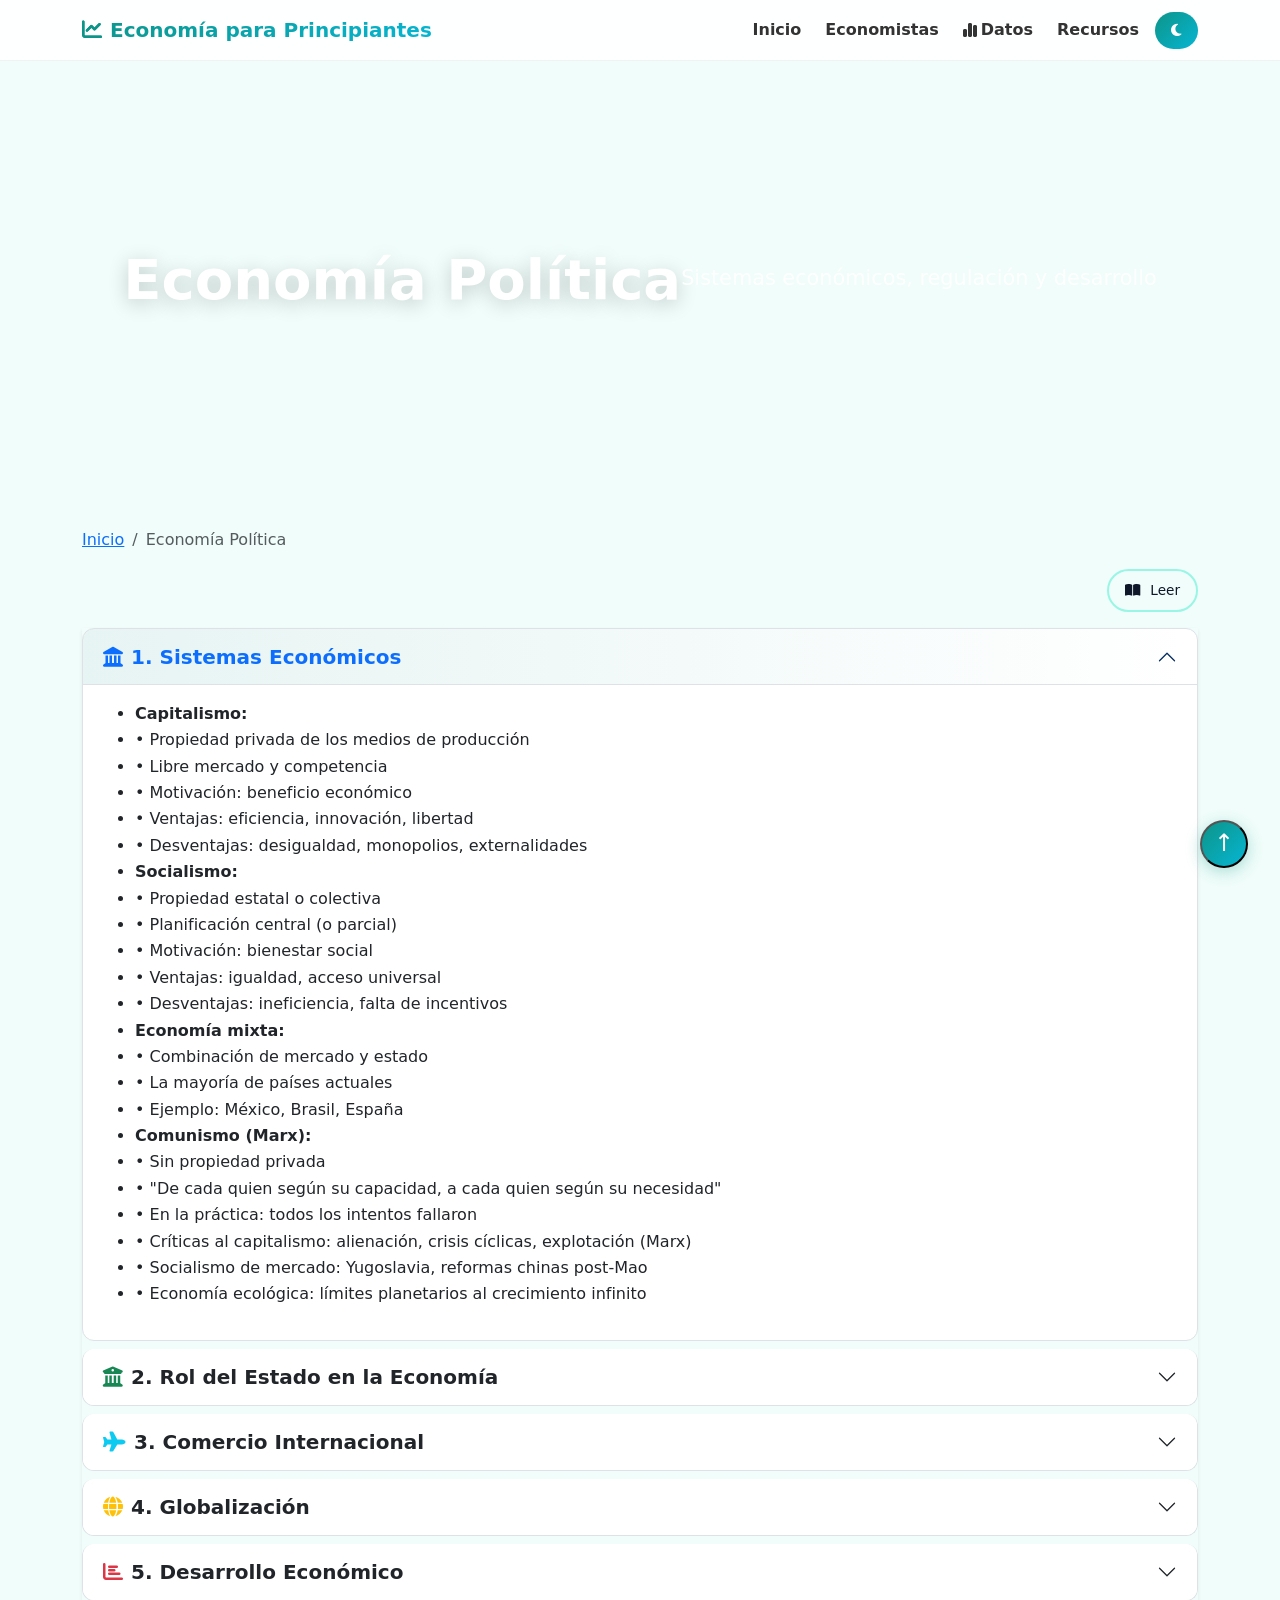
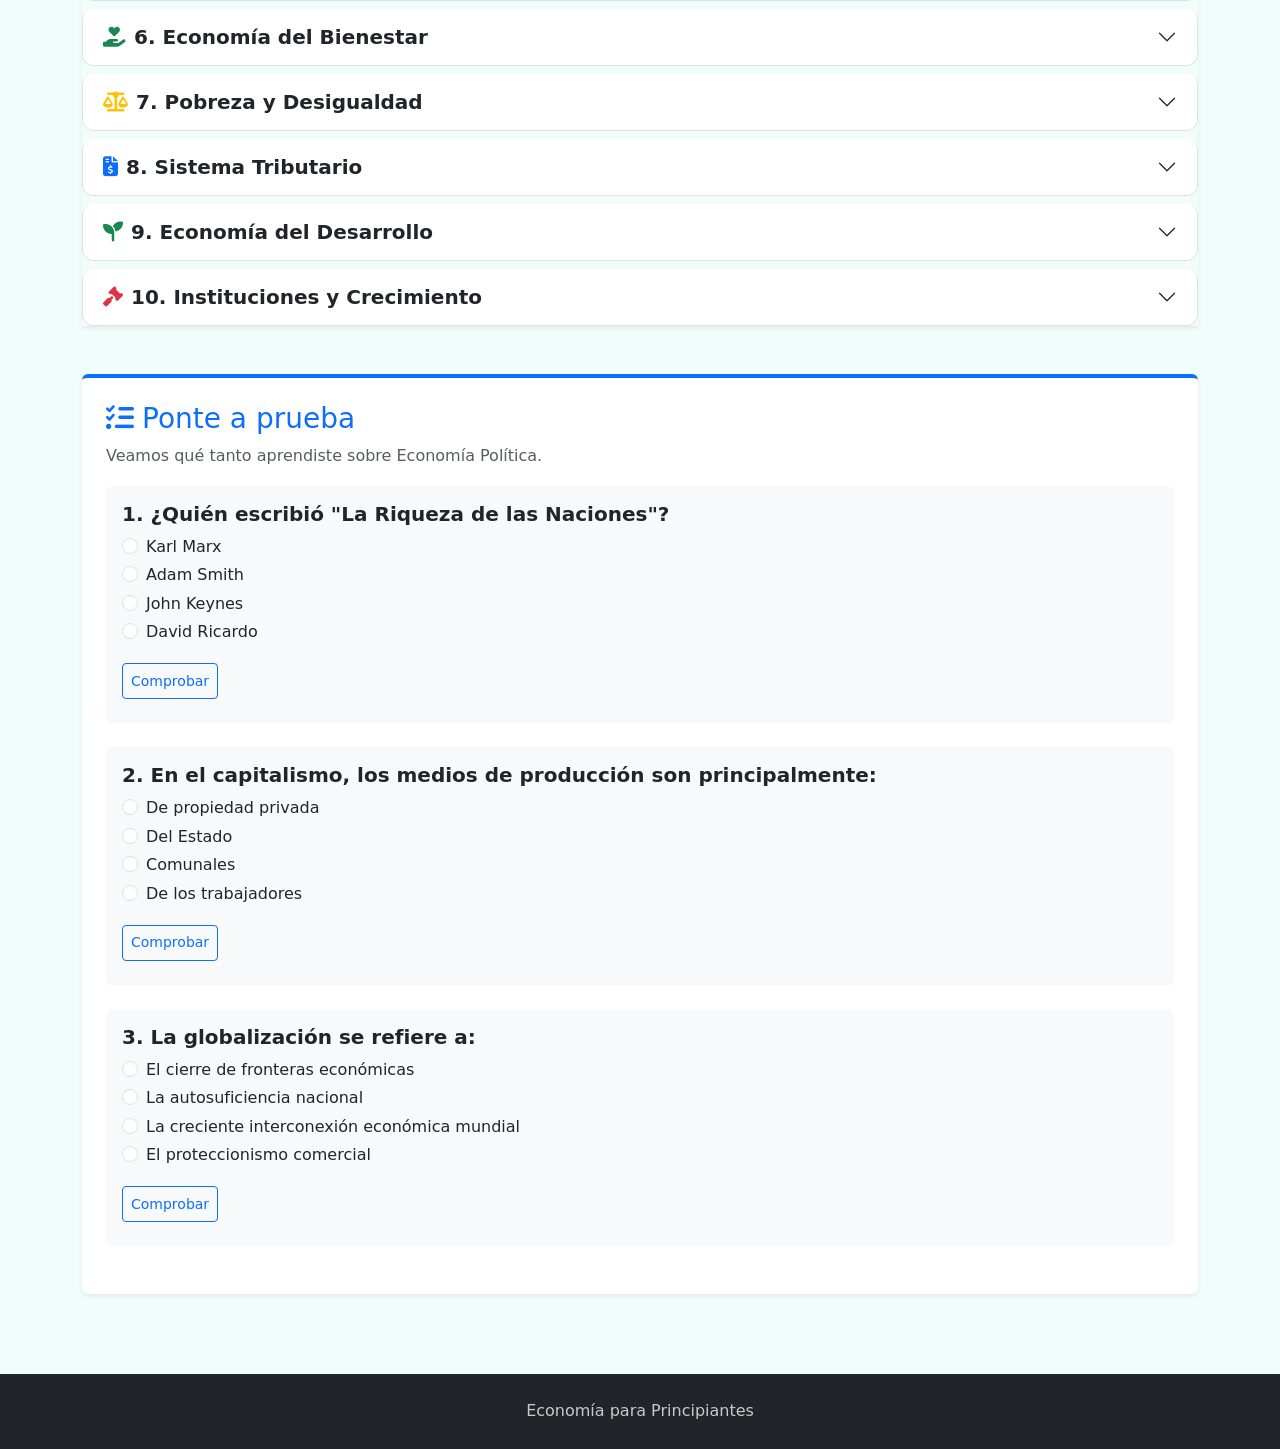
<file: materias/economia-politica.html>
<!DOCTYPE html>
<html lang="es" data-bs-theme="light">
<head>
    <meta charset="UTF-8">
    <meta name="viewport" content="width=device-width, initial-scale=1.0">
    <title>Economía Política - Economía para Principiantes</title>
    <meta name="description" content="Curso completo de Economía Política: sistemas económicos, rol del Estado, comercio internacional, globalización, desarrollo económico, pobreza y desigualdad, sistema tributario e instituciones.">
    <meta property="og:title" content="Economía Política - Economía para Principiantes">
    <meta property="og:description" content="Curso completo de Economía Política con ejemplos prácticos: sistemas económicos, Estado, comercio, globalización y más.">
    <meta property="og:type" content="website">
    <meta property="og:url" content="https://rodrigocapiz67-tech.github.io/economia-academica/materias/economia-politica.html">
    <meta property="og:image" content="https://images.unsplash.com/photo-1526304640581-d334cdbbf45e?w=1200&h=630&fit=crop">
    <meta name="twitter:card" content="summary_large_image">
    <link rel="icon" href="data:image/svg+xml,<svg xmlns='http://www.w3.org/2000/svg' viewBox='0 0 100 100'><text y='.9em' font-size='90'>📈</text></svg>">
    <link href="https://cdn.jsdelivr.net/npm/bootstrap@5.3.3/dist/css/bootstrap.min.css" rel="stylesheet">
    <link rel="stylesheet" href="https://cdnjs.cloudflare.com/ajax/libs/font-awesome/6.5.1/css/all.min.css">
    <link rel="stylesheet" href="../css/style.css">
    <style>/* shared styles in css/style.css */</style>
</head>
<body>
    <nav class="navbar navbar-expand-lg sticky-top mi-menu" style="border-bottom:1px solid rgba(0,0,0,0.05)">
        <div class="container">
            <a class="navbar-brand fw-bold" href="../index.html" style="background:linear-gradient(135deg,#0d9488,#06b6d4);-webkit-background-clip:text;-webkit-text-fill-color:transparent;background-clip:text">
                <i class="fa-solid fa-chart-line me-2" style="-webkit-text-fill-color:#0d9488"></i>Economía para Principiantes
            </a>
            <button class="navbar-toggler border-0" type="button" data-bs-toggle="collapse" data-bs-target="#navbarNav" aria-label="Menú">
                <span class="navbar-toggler-icon"></span>
            </button>
            <div class="collapse navbar-collapse" id="navbarNav">
                <ul class="navbar-nav ms-auto align-items-lg-center gap-2">
                    <li class="nav-item"><a class="nav-link fw-semibold" href="../index.html">Inicio</a></li>
                    <li class="nav-item"><a class="nav-link fw-semibold" href="../economistas.html">Economistas</a></li>
                    <li class="nav-item"><a class="nav-link fw-semibold" href="../datos-economicos.html"><i class="fa-solid fa-chart-simple me-1"></i>Datos</a></li>
                    <li class="nav-item"><a class="nav-link fw-semibold" href="../recursos.html">Recursos</a></li>
                    <li class="nav-item"><button id="theme-toggle" class="btn btn-sm" aria-label="Cambiar tema oscuro/claro" style="background:linear-gradient(135deg,#0d9488,#06b6d4);color:white;border:none;border-radius:25px;padding:0.5rem 1rem"><i class="fa-solid fa-moon"></i></button></li>
                </ul>
            </div>
        </div>
    </nav>

    <main>
        <section class="materia-header">
            <div class="materia-header-bg" style="background-image: url('https://images.unsplash.com/photo-1526304640581-d334cdbbf45e?w=1920&h=1080&fit=crop')"></div>
            <h2>Economía Política</h2>
            <p>Sistemas económicos, regulación y desarrollo</p>
        </section>

        <nav aria-label="breadcrumb" class="container my-3">
            <ol class="breadcrumb">
                <li class="breadcrumb-item"><a href="../index.html">Inicio</a></li>
                <li class="breadcrumb-item active" aria-current="page">Economía Política</li>
            </ol>
        </nav>

        <div class="container">
            <div class="d-flex justify-content-end mb-3">
                <button id="reading-toggle" class="reading-toggle"><i class="fa-solid fa-book-open me-1"></i> Leer</button>
            </div>
        </div>

        <div class="container">
            <div class="accordion shadow-sm" id="accordionTemas">

                <div class="accordion-item">
                    <h2 class="accordion-header">
                        <button class="accordion-button fs-5 fw-bold" type="button" data-bs-toggle="collapse" data-bs-target="#tema1">
                            <i class="fa-solid fa-landmark me-2 text-primary"></i> 1. Sistemas Económicos
                        </button>
                    </h2>
                    <div id="tema1" class="accordion-collapse collapse show" data-bs-parent="#accordionTemas">
                        <div class="accordion-body">
                            <ul>
                                <li><strong>Capitalismo:</strong></li>
                                <li>• Propiedad privada de los medios de producción</li>
                                <li>• Libre mercado y competencia</li>
                                <li>• Motivación: beneficio económico</li>
                                <li>• Ventajas: eficiencia, innovación, libertad</li>
                                <li>• Desventajas: desigualdad, monopolios, externalidades</li>
                                <li><strong>Socialismo:</strong></li>
                                <li>• Propiedad estatal o colectiva</li>
                                <li>• Planificación central (o parcial)</li>
                                <li>• Motivación: bienestar social</li>
                                <li>• Ventajas: igualdad, acceso universal</li>
                                <li>• Desventajas: ineficiencia, falta de incentivos</li>
                                <li><strong>Economía mixta:</strong></li>
                                <li>• Combinación de mercado y estado</li>
                                <li>• La mayoría de países actuales</li>
                                <li>• Ejemplo: México, Brasil, España</li>
                                <li><strong>Comunismo (Marx):</strong></li>
                                <li>• Sin propiedad privada</li>
                                <li>• "De cada quien según su capacidad, a cada quien según su necesidad"</li>
                                <li>• En la práctica: todos los intentos fallaron</li>
                                <li>• Críticas al capitalismo: alienación, crisis cíclicas, explotación (Marx)</li>
                                <li>• Socialismo de mercado: Yugoslavia, reformas chinas post-Mao</li>
                                <li>• Economía ecológica: límites planetarios al crecimiento infinito</li>
                            </ul>
                        </div>
                    </div>
                </div>

                <div class="accordion-item">
                    <h2 class="accordion-header">
                        <button class="accordion-button collapsed fs-5 fw-bold" type="button" data-bs-toggle="collapse" data-bs-target="#tema2">
                            <i class="fa-solid fa-building-columns me-2 text-success"></i> 2. Rol del Estado en la Economía
                        </button>
                    </h2>
                    <div id="tema2" class="accordion-collapse collapse" data-bs-parent="#accordionTemas">
                        <div class="accordion-body">
                            <ul>
                                <li><strong>¿Para qué interviene el Estado?</strong></li>
                                <li>• Corregir fallos de mercado</li>
                                <li>• Proveer bienes públicos</li>
                                <li>• Reducir desigualdad</li>
                                <li>• Estabilizar la economía</li>
                                <li><strong>Funciones del Estado:</strong></li>
                                <li>• Protector: defensa, justicia, policía</li>
                                <li>• Productor: empresas estatales (petróleo, electricidad)</li>
                                <li>• Redistribuidor: impuestos progresivos, transferencias</li>
                                <li><strong>Debate:</strong></li>
                                <li>• Intervencionismo vs laissez-faire</li>
                                <li>• demasiado gobierno → ineficiencia</li>
                                <li>• muy poco → desigualdad y fallos</li>
                                <li><strong>Ejemplo:</strong> Países nórdicos (Suecia, Noruega): alta intervención + alta eficiencia</li>
                                <li>• Teoría de la elección pública (Public Choice): los burócratas tienen sus propios incentivos</li>
                                <li>• Captura regulatoria: las industrias terminan regulando a sus reguladores</li>
                                <li>• Federalismo fiscal: qué nivel de gobierno debe proveer cada bien público</li>
                            </ul>
                        </div>
                    </div>
                </div>

                <div class="accordion-item">
                    <h2 class="accordion-header">
                        <button class="accordion-button collapsed fs-5 fw-bold" type="button" data-bs-toggle="collapse" data-bs-target="#tema3">
                            <i class="fa-solid fa-plane me-2 text-info"></i> 3. Comercio Internacional
                        </button>
                    </h2>
                    <div id="tema3" class="accordion-collapse collapse" data-bs-parent="#accordionTemas">
                        <div class="accordion-body">
                            <ul>
                                <li><strong>¿Por qué comercian los países?</strong></li>
                                <li>• Ventaja absoluta (Adam Smith): producir lo que eres mejor</li>
                                <li>• Ventaja comparativa (Ricardo): producir lo que tienes MENOR costo de oportunidad</li>
                                <li><strong>Ejemplo de ventaja comparativa:</strong></li>
                                <li>• México: mejor en aguacates, peor en aviones</li>
                                <li>• USA: mejor en aviones, peor en aguacates</li>
                                <li>• Ambos ganan si cada uno se especializa</li>
                                <li><strong>Teorema de Heckscher-Ohlin:</strong></li>
                                <li>• Los países exportan bienes que usan intensivamente sus factores abundantes</li>
                                <li>• México: mano de obra barata → exporta manufactura</li>
                                <li><strong>Proteccionismo vs libre comercio:</strong></li>
                                <li>• Aranceles: impuestos a importaciones</li>
                                <li>• Cuotas: límites a cantidades importadas</li>
                                <li>• Argumentos a favor: industria naciente, empleo</li>
                                <li>• Argumentos en contra: precios más altos, menos eficiencia</li>
                                <li>• Dumping y medidas antidumping: vender por debajo del costo para eliminar competidores</li>
                                <li>• Cadenas globales de valor: un producto se fabrica en múltiples países</li>
                                <li>• Balanza comercial: déficit y superávit, ¿son realmente malos?</li>
                            </ul>
                        </div>
                    </div>
                </div>

                <div class="accordion-item">
                    <h2 class="accordion-header">
                        <button class="accordion-button collapsed fs-5 fw-bold" type="button" data-bs-toggle="collapse" data-bs-target="#tema4">
                            <i class="fa-solid fa-globe me-2 text-warning"></i> 4. Globalización
                        </button>
                    </h2>
                    <div id="tema4" class="accordion-collapse collapse" data-bs-parent="#accordionTemas">
                        <div class="accordion-body">
                            <ul>
                                <li><strong>¿Qué es?</strong> Integración económica, cultural y política a nivel mundial</li>
                                <li><strong>Dimensiones:</strong></li>
                                <li>• Comercial: más comercio internacional</li>
                                <li>• Financiera: flujos de capital globales</li>
                                <li>• Tecnológica: internet, comunicaciones</li>
                                <li>• Cultural: intercambio de ideas, valores</li>
                                <li><strong>Beneficios:</strong></li>
                                <li>• Mayor crecimiento económico</li>
                                <li>• Acceso a más productos</li>
                                <li>• Transferencia de tecnología</li>
                                <li>• Reducción de pobreza extrema</li>
                                <li><strong>Costos:</strong></li>
                                <li>• Desigualdad entre y dentro de países</li>
                                <li>• Pérdida de empleos locales</li>
                                <li>• Dependencia externa</li>
                                <li>• Degradación ambiental</li>
                                <li><strong>Organizaciones:</strong></li>
                                <li>• OMC: reglas del comercio mundial</li>
                                <li>• FMI: estabilidad monetaria internacional</li>
                                <li>• Banco Mundial: desarrollo económico</li>
                                <li>• Curva del elefante (Milanovic): la globalización benefició a las élites y a la clase media asiática</li>
                                <li>• Globalización financiera y crisis (2008): contagio instantáneo entre mercados</li>
                                <li>• Movimientos antiglobalización: protestas, nacionalismo, proteccionismo reactivo</li>
                            </ul>
                        </div>
                    </div>
                </div>

                <div class="accordion-item">
                    <h2 class="accordion-header">
                        <button class="accordion-button collapsed fs-5 fw-bold" type="button" data-bs-toggle="collapse" data-bs-target="#tema5">
                            <i class="fa-solid fa-chart-bar me-2 text-danger"></i> 5. Desarrollo Económico
                        </button>
                    </h2>
                    <div id="tema5" class="accordion-collapse collapse" data-bs-parent="#accordionTemas">
                        <div class="accordion-body">
                            <ul>
                                <li><strong>Crecimiento vs desarrollo:</strong></li>
                                <li>• Crecimiento: aumento del PIB</li>
                                <li>• Desarrollo: mejoras en calidad de vida, educación, salud</li>
                                <li><strong>Indicadores de desarrollo:</strong></li>
                                <li>• PIB per cápita</li>
                                <li>• Índice de Desarrollo Humano (IDH)</li>
                                <li>• Esperanza de vida</li>
                                <li>• Tasa de alfabetización</li>
                                <li><strong>Trampas de pobreza:</strong></li>
                                <li>• Bajo ahorro → bajo capital → baja productividad</li>
                                <li>• Mala salud → baja educación → bajo ingreso</li>
                                <li><strong>Modelos de desarrollo:</strong></li>
                                <li>• Rostow: etapas de crecimiento</li>
                                <li>• Lewis: sector dual (tradicional vs moderno)</li>
                                <li><strong>Ejemplos exitosos:</strong></li>
                                <li>• Corea del Sur: de pobre a desarrollado en 40 años</li>
                                <li>• China: reformas de mercado + control estatal</li>
                                <li>• Singapur: inversión en educación y tecnología</li>
                                <li>• Modelo Harrod-Domar: el ahorro como motor del crecimiento</li>
                                <li>• La trampa del ingreso medio: países que crecen rápido y luego se estancan</li>
                                <li>• Desarrollo sostenible y los Objetivos de Desarrollo Sostenible (ODS)</li>
                            </ul>
                        </div>
                    </div>
                </div>

                <div class="accordion-item">
                    <h2 class="accordion-header">
                        <button class="accordion-button collapsed fs-5 fw-bold" type="button" data-bs-toggle="collapse" data-bs-target="#tema6">
                            <i class="fa-solid fa-hand-holding-heart me-2 text-success"></i> 6. Economía del Bienestar
                        </button>
                    </h2>
                    <div id="tema6" class="accordion-collapse collapse" data-bs-parent="#accordionTemas">
                        <div class="accordion-body">
                            <ul>
                                <li><strong>¿Qué estudia?</strong> Cómo asignar recursos para maximizar el bienestar social</li>
                                <li><strong>Óptimo de Pareto:</strong></li>
                                <li>• No se puede mejorar a uno sin empeorar a otro</li>
                                <li>• Eficiente pero no necesariamente justo</li>
                                <li><strong>Teorema fundamental de la economía del bienestar:</strong></li>
                                <li>• Bajo competencia perfecta, el mercado es eficiente (Pareto)</li>
                                <li><strong>Problemas de redistribución:</strong></li>
                                <li>• Teorema de imposibilidad de Arrow: no existe sistema de votación perfecto</li>
                                <li>• Dilema: eficiencia vs equidad</li>
                                <li><strong>Curva de posibilidades de producción:</strong></li>
                                <li>• Muestra combinaciones máximas de dos bienes</li>
                                <li>• Puntos dentro: ineficiente</li>
                                <li>• Puntos fuera: inalcanzables</li>
                                <li><strong>Costo de oportunidad:</strong></li>
                                <li>• Lo que sacrificas al elegir una opción</li>
                                <li>• Ejemplo: ir a la universidad = perder ingresos de trabajar</li>
                                <li>• Función de bienestar social (Bergson-Samuelson): cómo agregar preferencias individuales</li>
                                <li>• Impuesto negativo a la renta y Renta Básica Universal (RBU)</li>
                                <li>• Índice de Felicidad Nacional Bruta (Bután) vs PIB</li>
                            </ul>
                        </div>
                    </div>
                </div>

                <div class="accordion-item">
                    <h2 class="accordion-header">
                        <button class="accordion-button collapsed fs-5 fw-bold" type="button" data-bs-toggle="collapse" data-bs-target="#tema7">
                            <i class="fa-solid fa-scale-balanced me-2 text-warning"></i> 7. Pobreza y Desigualdad
                        </button>
                    </h2>
                    <div id="tema7" class="accordion-collapse collapse" data-bs-parent="#accordionTemas">
                        <div class="accordion-body">
                            <ul>
                                <li><strong>Pobreza absoluta:</strong> No tener para necesidades básicas (comida, techo)</li>
                                <li><strong>Pobreza relativa:</strong> Ingresos significativamente menores al promedio</li>
                                <li><strong>Medidas de desigualdad:</strong></li>
                                <li>• Curva de Lorenz: representa la distribución del ingreso</li>
                                <li>• Coeficiente de Gini: 0 (igualdad total) a 1 (desigualdad total)</li>
                                <li><strong>Coeficiente de Gini típicos:</strong></li>
                                <li>• Nórdicos: 0.25-0.30</li>
                                <li>• USA: 0.39</li>
                                <li>• Latinoamérica: 0.45-0.55</li>
                                <li><strong>Causas de desigualdad:</strong></li>
                                <li>• Educación desigual</li>
                                <li>• Discriminación</li>
                                <li>• Concentración de capital</li>
                                <li>• Corrupción</li>
                                <li><strong>Políticas para reducirla:</strong></li>
                                <li>• Impuestos progresivos</li>
                                <li>• Educación pública de calidad</li>
                                <li>• Programas sociales focalizados</li>
                                <li>• Salario mínimo</li>
                                <li>• Movilidad social intergeneracional: ¿los hijos de pobres tienen oportunidad de ser ricos?</li>
                                <li>• Captación de élites: cómo los ricos influyen en las reglas del juego</li>
                                <li>• Desigualdad de oportunidades vs desigualdad de resultados</li>
                            </ul>
                        </div>
                    </div>
                </div>

                <div class="accordion-item">
                    <h2 class="accordion-header">
                        <button class="accordion-button collapsed fs-5 fw-bold" type="button" data-bs-toggle="collapse" data-bs-target="#tema8">
                            <i class="fa-solid fa-file-invoice-dollar me-2 text-primary"></i> 8. Sistema Tributario
                        </button>
                    </h2>
                    <div id="tema8" class="accordion-collapse collapse" data-bs-parent="#accordionTemas">
                        <div class="accordion-body">
                            <ul>
                                <li><strong>¿Qué es?</strong> Conjunto de impuestos que recauda el gobierno para financiar sus gastos</li>
                                <li><strong>Tipos de impuestos:</strong></li>
                                <li>• <strong>Directos:</strong> gravan la renta o patrimonio (Impuesto a la Renta, IGV en consumo)</li>
                                <li>• <strong>Indirectos:</strong> gravan transacciones (IGV, ISC, aranceles)</li>
                                <li><strong>Principios de tributación (Adam Smith):</strong></li>
                                <li>• Equidad: quien más tiene, más paga</li>
                                <li>• Certeza: el contribuyente debe saber cuánto paga</li>
                                <li>• Comodidad: fácil de pagar</li>
                                <li>• Economía: bajo costo de recaudación</li>
                                <li><strong>Impuestos progresivos vs regresivos:</strong></li>
                                <li>• Progresivos: tasa aumenta con el ingreso (IR)</li>
                                <li>• Regresivos: cargan más a los pobres (IGV en proporción)</li>
                                <li><strong>Evasión vs elusión:</strong></li>
                                <li>• Evasión: ilegal (no declarar ingresos)</li>
                                <li>• Elusión: legal pero éticamente cuestionable (vacíos legales)</li>
                                <li><strong>En Perú:</strong> SUNAT administra impuestos, IGV = 18%</li>
                                <li>• Curva de Laffer: impuestos muy altos reducen la recaudación</li>
                                <li>• Impuesto Tobin a transacciones financieras</li>
                                <li>• Paraísos fiscales y erosión de la base imponible (BEPS)</li>
                                <li>• Tributación ambiental: impuestos verdes al carbono y la contaminación</li>
                            </ul>
                        </div>
                    </div>
                </div>

                <div class="accordion-item">
                    <h2 class="accordion-header">
                        <button class="accordion-button collapsed fs-5 fw-bold" type="button" data-bs-toggle="collapse" data-bs-target="#tema9">
                            <i class="fa-solid fa-seedling me-2 text-success"></i> 9. Economía del Desarrollo
                        </button>
                    </h2>
                    <div id="tema9" class="accordion-collapse collapse" data-bs-parent="#accordionTemas">
                        <div class="accordion-body">
                            <ul>
                                <li><strong>¿Qué estudia?</strong> Por qué algunos países son ricos y otros pobres, y cómo lograr el desarrollo</li>
                                <li><strong>Teorías del desarrollo:</strong></li>
                                <li>• <strong>Rostow:</strong> 5 etapas (tradicional → take-off → madurez → consumo masivo)</li>
                                <li>• <strong>Estructuralismo (CEPAL):</strong> centro-periferia, industrialización por sustitución</li>
                                <li>• <strong>Neoclásico:</strong> mercado libre, apertura comercial, instituciones</li>
                                <li><strong>Indicadores de desarrollo:</strong></li>
                                <li>• IDH (esperanza de vida + educación + ingreso)</li>
                                <li>• IPM (pobreza multidimensional)</li>
                                <li>• Esperanza de vida, alfabetización, mortalidad infantil</li>
                                <li><strong>Trampas de pobreza:</strong></li>
                                <li>• Bajo capital humano → baja productividad → bajo ingreso</li>
                                <li>• Pobreza → mala salud → no pueden trabajar → más pobreza</li>
                                <li><strong>El caso de Perú:</strong></li>
                                <li>• Crecimiento 2002-2013: boom de commodities</li>
                                <li>• Pobreza: 55% (2000) → 20% (2023)</li>
                                <li>• Desafíos: informalidad, desigualdad regional, educación</li>
                                <li>• Teoría de la dependencia (Frank, Cardoso): el subdesarrollo como consecuencia del colonialismo</li>
                                <li>• Big Push (Rosenstein-Rodan): inversiones coordinadas para salir del estancamiento</li>
                                <li>• Path dependence: la historia importa, los países cargan con su pasado</li>
                                <li>• Microcrédito y banca comunal (Muhammad Yunus, Grameen Bank)</li>
                            </ul>
                        </div>
                    </div>
                </div>

                <div class="accordion-item">
                    <h2 class="accordion-header">
                        <button class="accordion-button collapsed fs-5 fw-bold" type="button" data-bs-toggle="collapse" data-bs-target="#tema10">
                            <i class="fa-solid fa-gavel me-2 text-danger"></i> 10. Instituciones y Crecimiento
                        </button>
                    </h2>
                    <div id="tema10" class="accordion-collapse collapse" data-bs-parent="#accordionTemas">
                        <div class="accordion-body">
                            <ul>
                                <li><strong>¿Por qué importan las instituciones?</strong></li>
                                <li>• Reglas del juego: leyes, normas, cultura</li>
                                <li>• Determinan la eficiencia económica</li>
                                <li><strong>Tipos de instituciones:</strong></li>
                                <li>• <strong>Formales:</strong> constitución, leyes, regulaciones</li>
                                <li>• <strong>Informales:</strong> normas sociales, confianza, ética</li>
                                <li><strong>Instituciones inclusivas vs extractivas (Acemoglu):</strong></li>
                                <li>• Inclusivas: distribuyen poder y oportunidades → crecimiento</li>
                                <li>• Extractivas: concentran poder en pocos → estancamiento</li>
                                <li><strong>¿Qué promueve el crecimiento?</strong></li>
                                <li>• Derechos de propiedad seguros</li>
                                <li>• Estado de derecho</li>
                                <li>• Baja corrupción</li>
                                <li>• Competencia de mercado</li>
                                <li>• Inversión en educación</li>
                                <li><strong>Ejemplo:</strong> Corea del Norte vs Corea del Sur: misma cultura, mismos recursos, instituciones diferentes → resultados opuestos</li>
                                <li>• Douglass North: teoría del cambio institucional y path dependence</li>
                                <li>• Clientelismo político: intercambio de favores por votos</li>
                                <li>• Capital social (Putnam): confianza y redes como motor del desarrollo</li>
                            </ul>
                        </div>
                    </div>
                </div>
            </div>
        </div>

        <div class="container">
            <div class="card shadow-sm border-0 mt-5 border-top border-primary border-4">
                <div class="card-body p-4">
                    <h3 class="card-title text-primary"><i class="fa-solid fa-list-check me-2"></i>Ponte a prueba</h3>
                    <p class="text-muted">Veamos qué tanto aprendiste sobre Economía Política.</p>

                    <div class="mb-4 p-3 bg-light rounded">
                        <h5 class="fw-bold">1. ¿Quién escribió "La Riqueza de las Naciones"?</h5>
                        <div class="form-check mt-2">
                            <input class="form-check-input" type="radio" name="ep1" id="ep1_a" value="incorrecto">
                            <label class="form-check-label" for="ep1_a">Karl Marx</label>
                        </div>
                        <div class="form-check">
                            <input class="form-check-input" type="radio" name="ep1" id="ep1_b" value="correcto">
                            <label class="form-check-label" for="ep1_b">Adam Smith</label>
                        </div>
                        <div class="form-check">
                            <input class="form-check-input" type="radio" name="ep1" id="ep1_c" value="incorrecto">
                            <label class="form-check-label" for="ep1_c">John Keynes</label>
                        </div>
                        <div class="form-check">
                            <input class="form-check-input" type="radio" name="ep1" id="ep1_d" value="incorrecto">
                            <label class="form-check-label" for="ep1_d">David Ricardo</label>
                        </div>
                        <button class="btn btn-sm btn-outline-primary mt-3" onclick="verificarRespuesta('ep1', 'feedbackEp1', 'Adam Smith publicó "La Riqueza de las Naciones" en 1776, sentando bases del liberalismo económico.')">Comprobar</button>
                        <div id="feedbackEp1" class="mt-2 fw-bold"></div>
                    </div>

                    <div class="mb-4 p-3 bg-light rounded">
                        <h5 class="fw-bold">2. En el capitalismo, los medios de producción son principalmente:</h5>
                        <div class="form-check mt-2">
                            <input class="form-check-input" type="radio" name="ep2" id="ep2_a" value="correcto">
                            <label class="form-check-label" for="ep2_a">De propiedad privada</label>
                        </div>
                        <div class="form-check">
                            <input class="form-check-input" type="radio" name="ep2" id="ep2_b" value="incorrecto">
                            <label class="form-check-label" for="ep2_b">Del Estado</label>
                        </div>
                        <div class="form-check">
                            <input class="form-check-input" type="radio" name="ep2" id="ep2_c" value="incorrecto">
                            <label class="form-check-label" for="ep2_c">Comunales</label>
                        </div>
                        <div class="form-check">
                            <input class="form-check-input" type="radio" name="ep2" id="ep2_d" value="incorrecto">
                            <label class="form-check-label" for="ep2_d">De los trabajadores</label>
                        </div>
                        <button class="btn btn-sm btn-outline-primary mt-3" onclick="verificarRespuesta('ep2', 'feedbackEp2', 'El capitalismo se caracteriza por la propiedad privada de los medios de producción.')">Comprobar</button>
                        <div id="feedbackEp2" class="mt-2 fw-bold"></div>
                    </div>

                    <div class="mb-4 p-3 bg-light rounded">
                        <h5 class="fw-bold">3. La globalización se refiere a:</h5>
                        <div class="form-check mt-2">
                            <input class="form-check-input" type="radio" name="ep3" id="ep3_a" value="incorrecto">
                            <label class="form-check-label" for="ep3_a">El cierre de fronteras económicas</label>
                        </div>
                        <div class="form-check">
                            <input class="form-check-input" type="radio" name="ep3" id="ep3_b" value="incorrecto">
                            <label class="form-check-label" for="ep3_b">La autosuficiencia nacional</label>
                        </div>
                        <div class="form-check">
                            <input class="form-check-input" type="radio" name="ep3" id="ep3_c" value="correcto">
                            <label class="form-check-label" for="ep3_c">La creciente interconexión económica mundial</label>
                        </div>
                        <div class="form-check">
                            <input class="form-check-input" type="radio" name="ep3" id="ep3_d" value="incorrecto">
                            <label class="form-check-label" for="ep3_d">El proteccionismo comercial</label>
                        </div>
                        <button class="btn btn-sm btn-outline-primary mt-3" onclick="verificarRespuesta('ep3', 'feedbackEp3', 'La globalización integra mercados, capitales y producción a escala mundial.')">Comprobar</button>
                        <div id="feedbackEp3" class="mt-2 fw-bold"></div>
                    </div>

                </div>
            </div>
        </div>
    </main>

    <button class="back-to-top" onclick="window.scrollTo({top:0,behavior:'smooth'})" aria-label="Volver arriba">↑</button>

    <footer class="text-center py-4" style="background:var(--bs-dark);color:white">
        <p class="mb-0 opacity-75">Economía para Principiantes</p>
    </footer>

    <script src="https://cdn.jsdelivr.net/npm/bootstrap@5.3.3/dist/js/bootstrap.bundle.min.js"></script>
    <script src="../js/main.js"></script>
    <script>
        const observer = new MutationObserver(() => {
            const theme = document.documentElement.getAttribute('data-theme');
            document.documentElement.setAttribute('data-bs-theme', theme === 'dark' ? 'dark' : 'light');
        });
        observer.observe(document.documentElement, { attributes: true, attributeFilter: ['data-theme'] });
        const initTheme = document.documentElement.getAttribute('data-theme');
        if (initTheme) document.documentElement.setAttribute('data-bs-theme', initTheme === 'dark' ? 'dark' : 'light');

        function verificarRespuesta(nombreRadio, idFeedback, explicacion) {
            let opciones = document.getElementsByName(nombreRadio);
            let seleccionado = null;
            let cajaFeedback = document.getElementById(idFeedback);
            for(let i = 0; i < opciones.length; i++) {
                if(opciones[i].checked) {
                    seleccionado = opciones[i].value;
                    break;
                }
            }
            if(seleccionado === "correcto") {
                cajaFeedback.innerHTML = `<span class="text-success"><i class="fa-solid fa-circle-check"></i> ¡Correcto!</span> <span class="text-muted small d-block">${explicacion}</span>`;
            } else if (seleccionado === "incorrecto") {
                cajaFeedback.innerHTML = `<span class="text-danger"><i class="fa-solid fa-circle-xmark"></i> Incorrecto.</span> <span class="text-muted small d-block">Inténtalo de nuevo. Pista: Revisa bien los apuntes.</span>`;
            } else {
                cajaFeedback.innerHTML = `<span class="text-warning"><i class="fa-solid fa-triangle-exclamation"></i> Por favor, selecciona una opción primero.</span>`;
            }
        }
    </script>
</body>
</html>
</file>
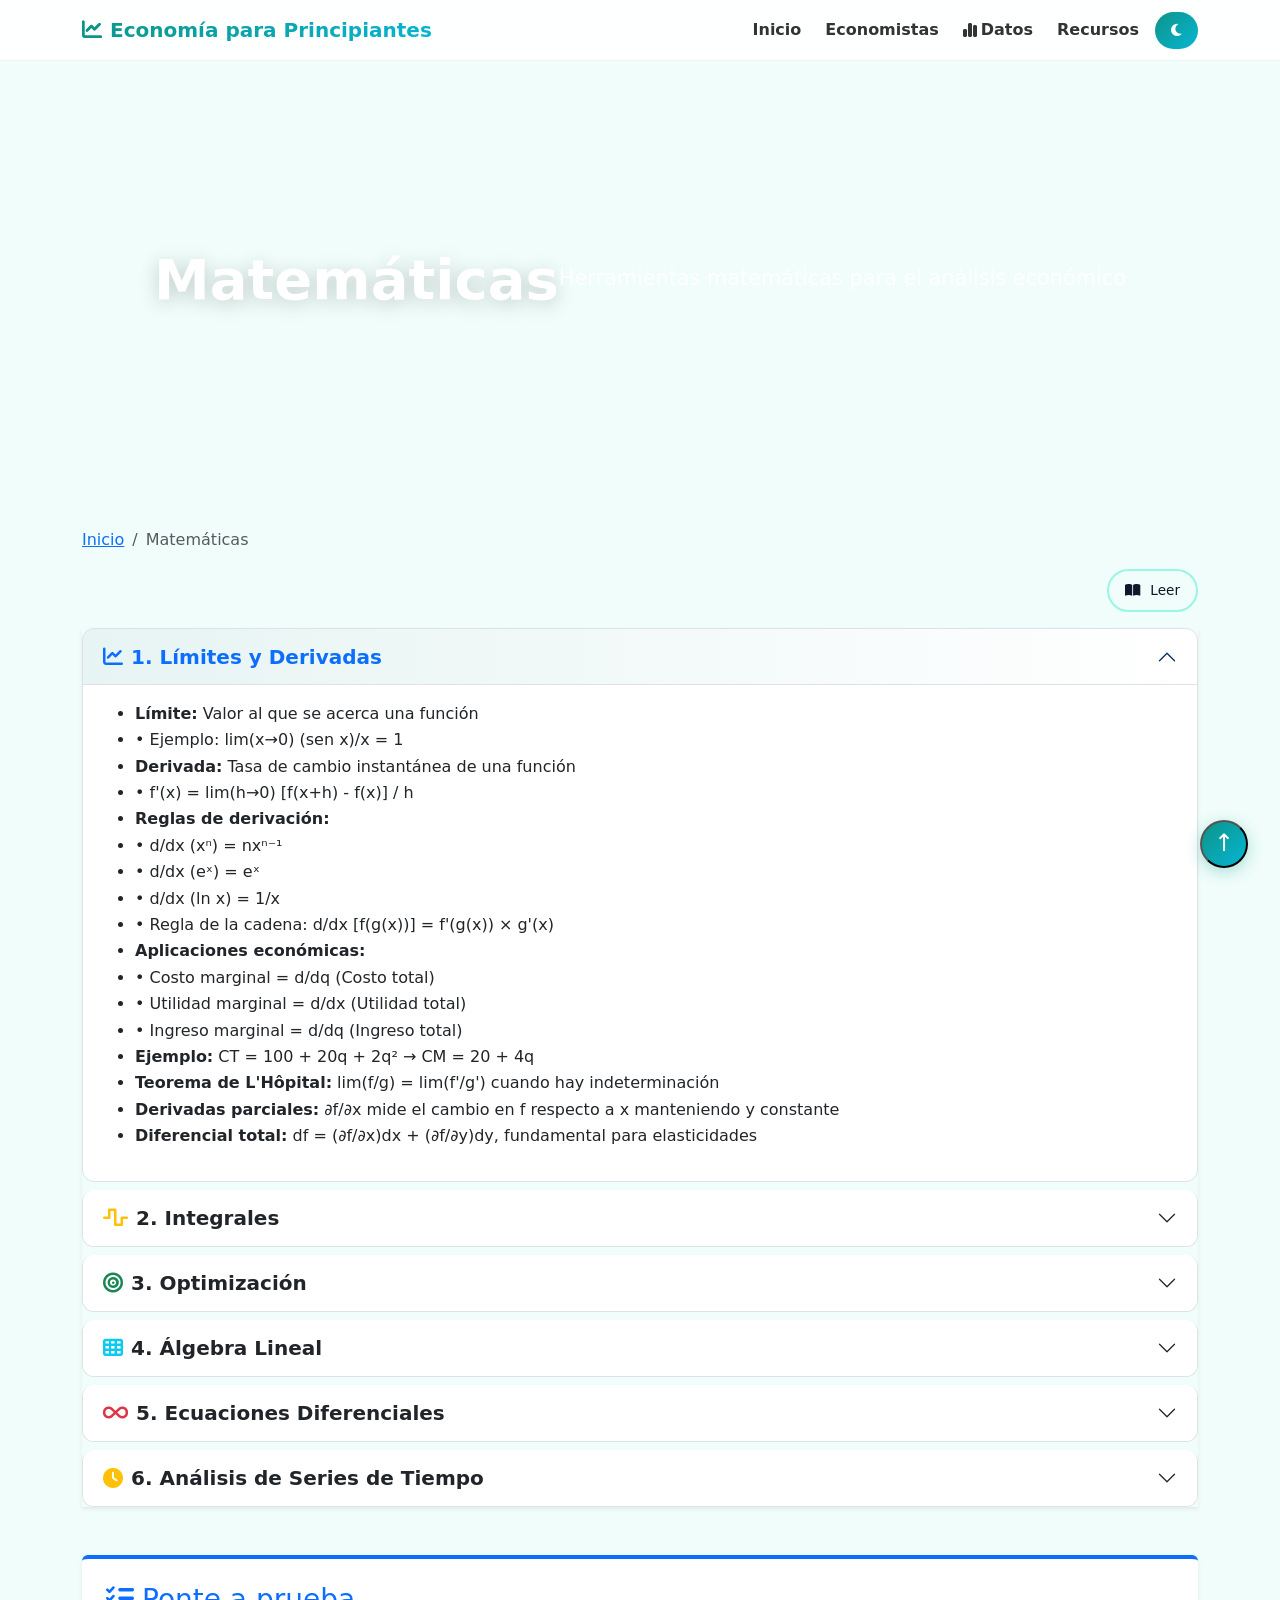
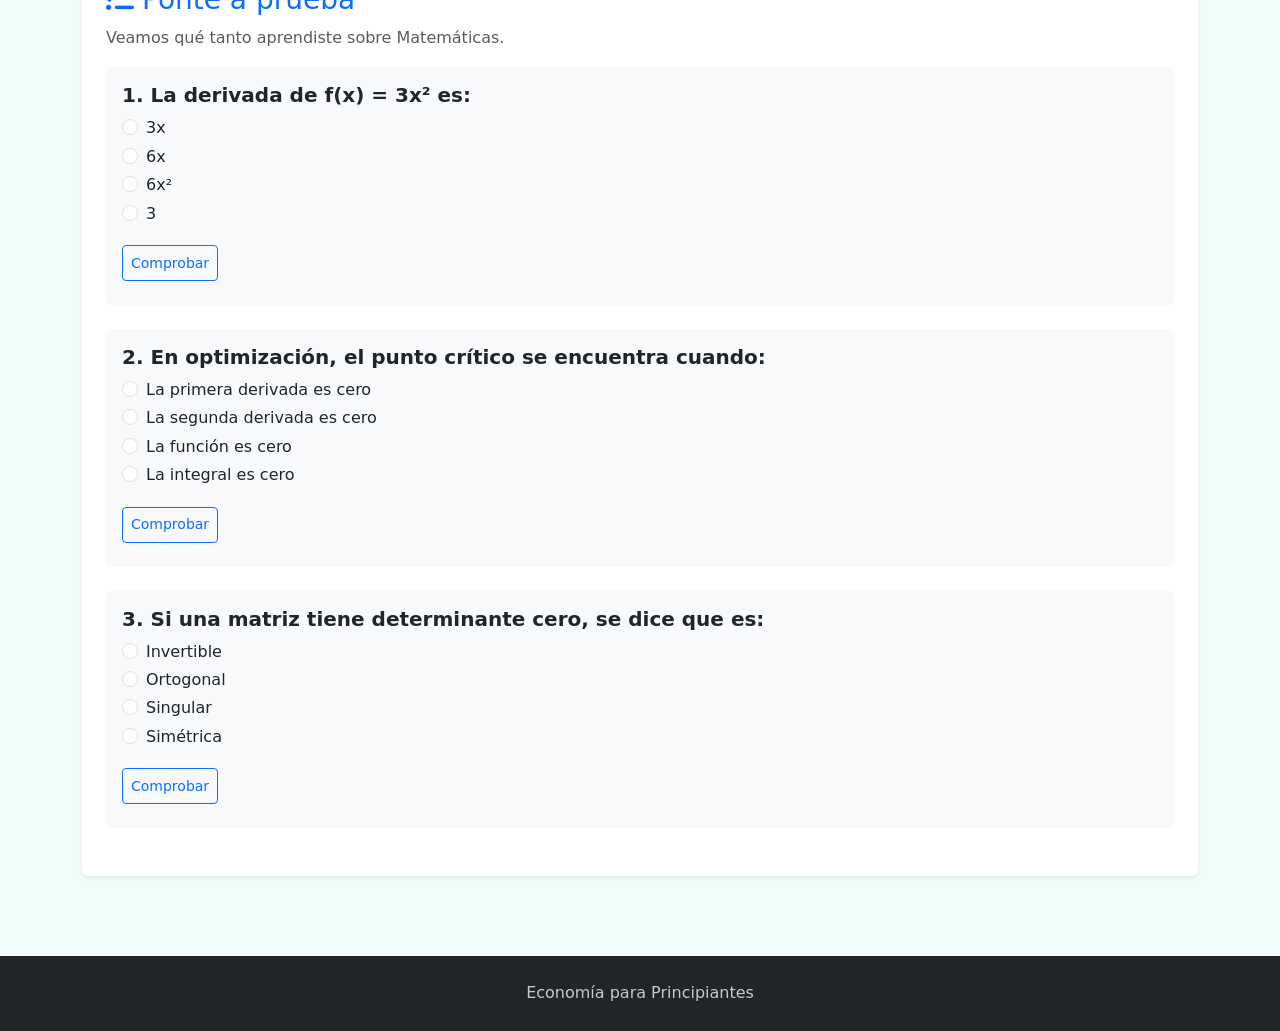
<file: materias/matematicas.html>
<!DOCTYPE html>
<html lang="es" data-bs-theme="light">
<head>
    <meta charset="UTF-8">
    <meta name="viewport" content="width=device-width, initial-scale=1.0">
    <title>Matemáticas - Economía para Principiantes</title>
    <meta name="description" content="Curso completo de Matemáticas para economistas: límites, derivadas, integrales, optimización, álgebra lineal, ecuaciones diferenciales y series de tiempo. Fundamentos matemáticos del análisis económico.">
    <meta property="og:title" content="Matemáticas - Economía para Principiantes">
    <meta property="og:description" content="Curso completo de Matemáticas aplicadas a la economía con ejemplos prácticos.">
    <meta property="og:type" content="website">
    <meta property="og:url" content="https://rodrigocapiz67-tech.github.io/economia-academica/materias/matematicas.html">
    <meta property="og:image" content="https://images.unsplash.com/photo-1509228468518-180dd4864904?w=1200&h=630&fit=crop">
    <meta name="twitter:card" content="summary_large_image">
    <link rel="icon" href="data:image/svg+xml,<svg xmlns='http://www.w3.org/2000/svg' viewBox='0 0 100 100'><text y='.9em' font-size='90'>📈</text></svg>">
    <link href="https://cdn.jsdelivr.net/npm/bootstrap@5.3.3/dist/css/bootstrap.min.css" rel="stylesheet">
    <link rel="stylesheet" href="https://cdnjs.cloudflare.com/ajax/libs/font-awesome/6.5.1/css/all.min.css">
    <link rel="stylesheet" href="../css/style.css">
    <style>/* shared styles in css/style.css */</style>
</head>
<body>
    <nav class="navbar navbar-expand-lg sticky-top mi-menu" style="border-bottom:1px solid rgba(0,0,0,0.05)">
        <div class="container">
            <a class="navbar-brand fw-bold" href="../index.html" style="background:linear-gradient(135deg,#0d9488,#06b6d4);-webkit-background-clip:text;-webkit-text-fill-color:transparent;background-clip:text">
                <i class="fa-solid fa-chart-line me-2" style="-webkit-text-fill-color:#0d9488"></i>Economía para Principiantes
            </a>
            <button class="navbar-toggler border-0" type="button" data-bs-toggle="collapse" data-bs-target="#navbarNav" aria-label="Menú">
                <span class="navbar-toggler-icon"></span>
            </button>
            <div class="collapse navbar-collapse" id="navbarNav">
                <ul class="navbar-nav ms-auto align-items-lg-center gap-2">
                    <li class="nav-item"><a class="nav-link fw-semibold" href="../index.html">Inicio</a></li>
                    <li class="nav-item"><a class="nav-link fw-semibold" href="../economistas.html">Economistas</a></li>
                    <li class="nav-item"><a class="nav-link fw-semibold" href="../datos-economicos.html"><i class="fa-solid fa-chart-simple me-1"></i>Datos</a></li>
                    <li class="nav-item"><a class="nav-link fw-semibold" href="../recursos.html">Recursos</a></li>
                    <li class="nav-item"><button id="theme-toggle" class="btn btn-sm" aria-label="Cambiar tema oscuro/claro" style="background:linear-gradient(135deg,#0d9488,#06b6d4);color:white;border:none;border-radius:25px;padding:0.5rem 1rem"><i class="fa-solid fa-moon"></i></button></li>
                </ul>
            </div>
        </div>
    </nav>

    <main>
        <section class="materia-header">
            <div class="materia-header-bg" style="background-image: url('https://images.unsplash.com/photo-1509228468518-180dd4864904?w=1920&h=1080&fit=crop')"></div>
            <h2>Matemáticas</h2>
            <p>Herramientas matemáticas para el análisis económico</p>
        </section>

        <nav aria-label="breadcrumb" class="container my-3">
            <ol class="breadcrumb">
                <li class="breadcrumb-item"><a href="../index.html">Inicio</a></li>
                <li class="breadcrumb-item active" aria-current="page">Matemáticas</li>
            </ol>
        </nav>

        <div class="container">
            <div class="d-flex justify-content-end mb-3">
                <button id="reading-toggle" class="reading-toggle"><i class="fa-solid fa-book-open me-1"></i> Leer</button>
            </div>
        </div>

        <div class="container">
            <div class="accordion shadow-sm" id="accordionTemas">

                <div class="accordion-item">
                    <h2 class="accordion-header">
                        <button class="accordion-button fs-5 fw-bold" type="button" data-bs-toggle="collapse" data-bs-target="#tema1">
                            <i class="fa-solid fa-chart-line me-2 text-primary"></i> 1. Límites y Derivadas
                        </button>
                    </h2>
                    <div id="tema1" class="accordion-collapse collapse show" data-bs-parent="#accordionTemas">
                        <div class="accordion-body">
                            <ul>
                                <li><strong>Límite:</strong> Valor al que se acerca una función</li>
                                <li>• Ejemplo: lim(x→0) (sen x)/x = 1</li>
                                <li><strong>Derivada:</strong> Tasa de cambio instantánea de una función</li>
                                <li>• f'(x) = lim(h→0) [f(x+h) - f(x)] / h</li>
                                <li><strong>Reglas de derivación:</strong></li>
                                <li>• d/dx (xⁿ) = nxⁿ⁻¹</li>
                                <li>• d/dx (eˣ) = eˣ</li>
                                <li>• d/dx (ln x) = 1/x</li>
                                <li>• Regla de la cadena: d/dx [f(g(x))] = f'(g(x)) × g'(x)</li>
                                <li><strong>Aplicaciones económicas:</strong></li>
                                <li>• Costo marginal = d/dq (Costo total)</li>
                                <li>• Utilidad marginal = d/dx (Utilidad total)</li>
                                <li>• Ingreso marginal = d/dq (Ingreso total)</li>
                                <li><strong>Ejemplo:</strong> CT = 100 + 20q + 2q² → CM = 20 + 4q</li>
                                <li><strong>Teorema de L'Hôpital:</strong> lim(f/g) = lim(f'/g') cuando hay indeterminación</li>
                                <li><strong>Derivadas parciales:</strong> ∂f/∂x mide el cambio en f respecto a x manteniendo y constante</li>
                                <li><strong>Diferencial total:</strong> df = (∂f/∂x)dx + (∂f/∂y)dy, fundamental para elasticidades</li>
                            </ul>
                        </div>
                    </div>
                </div>

                <div class="accordion-item">
                    <h2 class="accordion-header">
                        <button class="accordion-button collapsed fs-5 fw-bold" type="button" data-bs-toggle="collapse" data-bs-target="#tema2">
                            <i class="fa-solid fa-wave-square me-2 text-warning"></i> 2. Integrales
                        </button>
                    </h2>
                    <div id="tema2" class="accordion-collapse collapse" data-bs-parent="#accordionTemas">
                        <div class="accordion-body">
                            <ul>
                                <li><strong>¿Qué es?</strong> Operación inversa de la derivada (área bajo la curva)</li>
                                <li><strong>Reglas básicas:</strong></li>
                                <li>• ∫xⁿ dx = xⁿ⁺¹/(n+1) + C</li>
                                <li>• ∫eˣ dx = eˣ + C</li>
                                <li>• ∫(1/x) dx = ln|x| + C</li>
                                <li><strong>Integral definida:</strong> Área entre a y b</li>
                                <li>• ∫[a,b] f(x) dx = F(b) - F(a)</li>
                                <li><strong>Aplicaciones económicas:</strong></li>
                                <li>• Ingreso total = ∫(Ingreso marginal) dq</li>
                                <li>• Beneficio = ∫(Beneficio marginal) dq</li>
                                <li>• Superávit del consumidor = área entre demanda y precio</li>
                                <li><strong>Ejemplo:</strong> Si CM = 20 + 4q, CT = ∫(20+4q)dq = 20q + 2q² + C</li>
                                <li><strong>Integración por partes:</strong> ∫u dv = uv - ∫v du, útil en funciones logarítmicas</li>
                                <li><strong>Integración por sustitución:</strong> Cambio de variable para integrales compuestas</li>
                                <li><strong>Teorema del valor medio:</strong> Existe c tal que f(c) = (1/(b-a))∫[a,b] f(x) dx</li>
                            </ul>
                        </div>
                    </div>
                </div>

                <div class="accordion-item">
                    <h2 class="accordion-header">
                        <button class="accordion-button collapsed fs-5 fw-bold" type="button" data-bs-toggle="collapse" data-bs-target="#tema3">
                            <i class="fa-solid fa-bullseye me-2 text-success"></i> 3. Optimización
                        </button>
                    </h2>
                    <div id="tema3" class="accordion-collapse collapse" data-bs-parent="#accordionTemas">
                        <div class="accordion-body">
                            <ul>
                                <li><strong>¿Para qué?</strong> Encontrar máximos y mínimos (maximizar beneficios, minimizar costos)</li>
                                <li><strong>Condiciones de primer orden:</strong></li>
                                <li>• f'(x) = 0 (punto crítico)</li>
                                <li><strong>Condiciones de segundo orden:</strong></li>
                                <li>• f''(x) > 0 → mínimo</li>
                                <li>• f''(x) < 0 → máximo</li>
                                <li><strong>Ejemplo - Maximizar beneficio:</strong></li>
                                <li>• Ingreso: R(q) = 100q - 2q²</li>
                                <li>• Costo: C(q) = 50 + 20q</li>
                                <li>• Beneficio: π(q) = 80q - 2q² - 50</li>
                                <li>• π'(q) = 80 - 4q = 0 → q* = 20</li>
                                <li>• π''(q) = -4 < 0 → es máximo</li>
                                <li><strong>Método de Lagrange:</strong></li>
                                <li>• Para optimizar con restricciones</li>
                                <li>• L = f(x,y) + λ(g(x,y) - c)</li>
                                <li>• Ejemplo: Maximizar utilidad con presupuesto limitado</li>
                                <li><strong>Matriz Hessiana:</strong> H = [[fxx, fxy], [fyx, fyy]] para clasificar puntos críticos en multivariable</li>
                                <li><strong>Condiciones Kuhn-Tucker:</strong> Generalización de Lagrange con restricciones de desigualdad</li>
                                <li><strong>Teorema del Envolvente:</strong> Cómo cambia el valor óptimo al cambiar parámetros exógenos</li>
                            </ul>
                        </div>
                    </div>
                </div>

                <div class="accordion-item">
                    <h2 class="accordion-header">
                        <button class="accordion-button collapsed fs-5 fw-bold" type="button" data-bs-toggle="collapse" data-bs-target="#tema4">
                            <i class="fa-solid fa-table-cells me-2 text-info"></i> 4. Álgebra Lineal
                        </button>
                    </h2>
                    <div id="tema4" class="accordion-collapse collapse" data-bs-parent="#accordionTemas">
                        <div class="accordion-body">
                            <ul>
                                <li><strong>Matrices:</strong> Arreglos de números en filas y columnas</li>
                                <li><strong>Operaciones:</strong></li>
                                <li>• Suma: elemento a elemento</li>
                                <li>• Multiplicación: fila × columna</li>
                                <li>• Inversa: A × A⁻¹ = I</li>
                                <li><strong>Sistemas de ecuaciones:</strong></li>
                                <li>• Ax = b → x = A⁻¹b</li>
                                <li>• Ejemplo: 2x + y = 10, x + 3y = 15</li>
                                <li><strong>Valores propios:</strong></li>
                                <li>• Av = λv (escalar λ, vector v)</li>
                                <li>• Importantes en modelos econométricos (PCA)</li>
                                <li><strong>Aplicaciones económicas:</strong></li>
                                <li>• Modelos de input-output de Leontief</li>
                                <li>• Análisis de series de tiempo</li>
                                <li>• Optimización de portafolios</li>
                                <li><strong>Rango y nulidad:</strong> Dimensión del espacio columna y del espacio nulo de una matriz</li>
                                <li><strong>Diagonalización:</strong> Si A = PDP⁻¹, permite calcular potencias A^k fácilmente</li>
                                <li><strong>Formas cuadráticas:</strong> Q(x) = xᵀAx, clave para clasificar puntos críticos en optimización</li>
                            </ul>
                        </div>
                    </div>
                </div>

                <div class="accordion-item">
                    <h2 class="accordion-header">
                        <button class="accordion-button collapsed fs-5 fw-bold" type="button" data-bs-toggle="collapse" data-bs-target="#tema5">
                            <i class="fa-solid fa-infinity me-2 text-danger"></i> 5. Ecuaciones Diferenciales
                        </button>
                    </h2>
                    <div id="tema5" class="accordion-collapse collapse" data-bs-parent="#accordionTemas">
                        <div class="accordion-body">
                            <ul>
                                <li><strong>¿Qué son?</strong> Ecuaciones con derivadas de funciones desconocidas</li>
                                <li><strong>EDO de primer orden:</strong></li>
                                <li>• dy/dx = f(x,y)</li>
                                <li>• Solución: y = ∫f(x,y)dx + C</li>
                                <li><strong>Ejemplo - Crecimiento exponencial:</strong></li>
                                <li>• dP/dt = rP (la tasa de crecimiento es proporcional al tamaño)</li>
                                <li>• Solución: P(t) = P₀e^(rt)</li>
                                <li>• P₀ = población inicial, r = tasa de crecimiento</li>
                                <li><strong>Modelo de crecimiento de Solow:</strong></li>
                                <li>• dk/dt = sf(k) - (n+δ)k</li>
                                <li>• k = capital per cápita</li>
                                <li>• s = tasa de ahorro</li>
                                <li>• n = crecimiento poblacional</li>
                                <li>• δ = depreciación</li>
                                <li><strong>Aplicaciones:</strong></li>
                                <li>• Modelos de crecimiento económico</li>
                                <li>• Dinámica de mercados</li>
                                <li>• Difusión de innovaciones</li>
                                <li><strong>EDO de segundo orden:</strong> d²y/dx² + a dy/dx + by = f(x), usada en ciclos económicos</li>
                                <li><strong>Diagramas de fase:</strong> Representación gráfica de la dinámica del sistema económico</li>
                                <li><strong>Análisis de estabilidad:</strong> Determina si el sistema converge a un equilibrio o diverge</li>
                            </ul>
                        </div>
                    </div>
                </div>

                <div class="accordion-item">
                    <h2 class="accordion-header">
                        <button class="accordion-button collapsed fs-5 fw-bold" type="button" data-bs-toggle="collapse" data-bs-target="#tema6">
                            <i class="fa-solid fa-clock me-2 text-warning"></i> 6. Análisis de Series de Tiempo
                        </button>
                    </h2>
                    <div id="tema6" class="accordion-collapse collapse" data-bs-parent="#accordionTemas">
                        <div class="accordion-body">
                            <ul>
                                <li><strong>¿Qué es?</strong> Datos ordenados cronológicamente (PIB mensual, inflación anual)</li>
                                <li><strong>Componentes:</strong></li>
                                <li>• Tendencia: dirección a largo plazo</li>
                                <li>• Estacionalidad: patrones que se repiten</li>
                                <li>• Ciclo: fluctuaciones alrededor de la tendencia</li>
                                <li>• Ruido: variación aleatoria</li>
                                <li><strong>Modelos comunes:</strong></li>
                                <li>• Media móvil: promedio de los últimos k períodos</li>
                                <li>• ARIMA: autoregresivo integrado de media móvil</li>
                                <li>• Exponencial smoothing: más peso a datos recientes</li>
                                <li><strong>Estacionariedad:</strong></li>
                                <li>• Media y varianza constantes en el tiempo</li>
                                <li>• Test de Dickey-Fuller para verificar</li>
                                <li><strong>Ejemplo:</strong> Predecir ventas del próximo mes usando datos de los últimos 12 meses</li>
                                <li><strong>Cointegración:</strong> Relación de largo plazo entre dos o más series no estacionarias</li>
                                <li><strong>Modelos GARCH:</strong> Capturan volatilidad cambiante en el tiempo (riesgo financiero)</li>
                                <li><strong>Función de autocorrelación (ACF):</strong> Mide la correlación entre valores separados por k rezagos</li>
                            </ul>
                        </div>
                    </div>
                </div>
            </div>
        </div>

        <div class="container">
            <div class="card shadow-sm border-0 mt-5 border-top border-primary border-4">
                <div class="card-body p-4">
                    <h3 class="card-title text-primary"><i class="fa-solid fa-list-check me-2"></i>Ponte a prueba</h3>
                    <p class="text-muted">Veamos qué tanto aprendiste sobre Matemáticas.</p>

                    <div class="mb-4 p-3 bg-light rounded">
                        <h5 class="fw-bold">1. La derivada de f(x) = 3x² es:</h5>
                        <div class="form-check mt-2">
                            <input class="form-check-input" type="radio" name="mat1" id="mat1_a" value="incorrecto">
                            <label class="form-check-label" for="mat1_a">3x</label>
                        </div>
                        <div class="form-check">
                            <input class="form-check-input" type="radio" name="mat1" id="mat1_b" value="correcto">
                            <label class="form-check-label" for="mat1_b">6x</label>
                        </div>
                        <div class="form-check">
                            <input class="form-check-input" type="radio" name="mat1" id="mat1_c" value="incorrecto">
                            <label class="form-check-label" for="mat1_c">6x²</label>
                        </div>
                        <div class="form-check">
                            <input class="form-check-input" type="radio" name="mat1" id="mat1_d" value="incorrecto">
                            <label class="form-check-label" for="mat1_d">3</label>
                        </div>
                        <button class="btn btn-sm btn-outline-primary mt-3" onclick="verificarRespuesta('mat1', 'feedbackMat1', 'Aplicando la regla de la potencia: d/dx(3x²) = 3·2x = 6x.')">Comprobar</button>
                        <div id="feedbackMat1" class="mt-2 fw-bold"></div>
                    </div>

                    <div class="mb-4 p-3 bg-light rounded">
                        <h5 class="fw-bold">2. En optimización, el punto crítico se encuentra cuando:</h5>
                        <div class="form-check mt-2">
                            <input class="form-check-input" type="radio" name="mat2" id="mat2_a" value="correcto">
                            <label class="form-check-label" for="mat2_a">La primera derivada es cero</label>
                        </div>
                        <div class="form-check">
                            <input class="form-check-input" type="radio" name="mat2" id="mat2_b" value="incorrecto">
                            <label class="form-check-label" for="mat2_b">La segunda derivada es cero</label>
                        </div>
                        <div class="form-check">
                            <input class="form-check-input" type="radio" name="mat2" id="mat2_c" value="incorrecto">
                            <label class="form-check-label" for="mat2_c">La función es cero</label>
                        </div>
                        <div class="form-check">
                            <input class="form-check-input" type="radio" name="mat2" id="mat2_d" value="incorrecto">
                            <label class="form-check-label" for="mat2_d">La integral es cero</label>
                        </div>
                        <button class="btn btn-sm btn-outline-primary mt-3" onclick="verificarRespuesta('mat2', 'feedbackMat2', 'Los puntos críticos ocurren donde f\'(x) = 0 (o no existe).')">Comprobar</button>
                        <div id="feedbackMat2" class="mt-2 fw-bold"></div>
                    </div>

                    <div class="mb-4 p-3 bg-light rounded">
                        <h5 class="fw-bold">3. Si una matriz tiene determinante cero, se dice que es:</h5>
                        <div class="form-check mt-2">
                            <input class="form-check-input" type="radio" name="mat3" id="mat3_a" value="incorrecto">
                            <label class="form-check-label" for="mat3_a">Invertible</label>
                        </div>
                        <div class="form-check">
                            <input class="form-check-input" type="radio" name="mat3" id="mat3_b" value="incorrecto">
                            <label class="form-check-label" for="mat3_b">Ortogonal</label>
                        </div>
                        <div class="form-check">
                            <input class="form-check-input" type="radio" name="mat3" id="mat3_c" value="correcto">
                            <label class="form-check-label" for="mat3_c">Singular</label>
                        </div>
                        <div class="form-check">
                            <input class="form-check-input" type="radio" name="mat3" id="mat3_d" value="incorrecto">
                            <label class="form-check-label" for="mat3_d">Simétrica</label>
                        </div>
                        <button class="btn btn-sm btn-outline-primary mt-3" onclick="verificarRespuesta('mat3', 'feedbackMat3', 'Una matriz singular no tiene inversa porque su determinante es 0.')">Comprobar</button>
                        <div id="feedbackMat3" class="mt-2 fw-bold"></div>
                    </div>

                </div>
            </div>
        </div>
    </main>

    <button class="back-to-top" onclick="window.scrollTo({top:0,behavior:'smooth'})" aria-label="Volver arriba">↑</button>

    <footer class="text-center py-4" style="background:var(--bs-dark);color:white">
        <p class="mb-0 opacity-75">Economía para Principiantes</p>
    </footer>

    <script src="https://cdn.jsdelivr.net/npm/bootstrap@5.3.3/dist/js/bootstrap.bundle.min.js"></script>
    <script src="../js/main.js"></script>
    <script>
        const observer = new MutationObserver(() => {
            const theme = document.documentElement.getAttribute('data-theme');
            document.documentElement.setAttribute('data-bs-theme', theme === 'dark' ? 'dark' : 'light');
        });
        observer.observe(document.documentElement, { attributes: true, attributeFilter: ['data-theme'] });
        const initTheme = document.documentElement.getAttribute('data-theme');
        if (initTheme) document.documentElement.setAttribute('data-bs-theme', initTheme === 'dark' ? 'dark' : 'light');

        function verificarRespuesta(nombreRadio, idFeedback, explicacion) {
            let opciones = document.getElementsByName(nombreRadio);
            let seleccionado = null;
            let cajaFeedback = document.getElementById(idFeedback);
            for(let i = 0; i < opciones.length; i++) {
                if(opciones[i].checked) {
                    seleccionado = opciones[i].value;
                    break;
                }
            }
            if(seleccionado === "correcto") {
                cajaFeedback.innerHTML = `<span class="text-success"><i class="fa-solid fa-circle-check"></i> ¡Correcto!</span> <span class="text-muted small d-block">${explicacion}</span>`;
            } else if (seleccionado === "incorrecto") {
                cajaFeedback.innerHTML = `<span class="text-danger"><i class="fa-solid fa-circle-xmark"></i> Incorrecto.</span> <span class="text-muted small d-block">Inténtalo de nuevo. Pista: Revisa bien los apuntes.</span>`;
            } else {
                cajaFeedback.innerHTML = `<span class="text-warning"><i class="fa-solid fa-triangle-exclamation"></i> Por favor, selecciona una opción primero.</span>`;
            }
        }
    </script>
</body>
</html>
</file>
<file: css/style.css>
* {
    margin: 0;
    padding: 0;
    box-sizing: border-box;
}

:root {
    --primary: #0d9488;
    --primary-dark: #0f766e;
    --primary-light: #14b8a6;
    --accent: #06b6d4;
    --gold: #d4a853;
    --bg: #f0fdfa;
    --bg-secondary: #ffffff;
    --text: #134e4a;
    --text-muted: #64748b;
    --text-dark: #0f172a;
    --border: #99f6e4;
    --card-bg: #ffffff;
    --header-bg: linear-gradient(135deg, #0d9488 0%, #06b6d4 100%);

    /* Elevation tokens (consistent shadow scale) */
    --elevation-0: none;
    --elevation-1: 0 1px 3px rgba(0,0,0,0.08), 0 1px 2px rgba(0,0,0,0.06);
    --elevation-2: 0 4px 6px rgba(0,0,0,0.07), 0 2px 4px rgba(0,0,0,0.06);
    --elevation-3: 0 10px 15px rgba(0,0,0,0.08), 0 4px 6px rgba(0,0,0,0.05);
    --elevation-4: 0 20px 25px rgba(0,0,0,0.1), 0 8px 10px rgba(0,0,0,0.04);
    --elevation-5: 0 25px 50px rgba(0,0,0,0.15);
    --shadow: var(--elevation-2);
    --shadow-hover: var(--elevation-4);

    /* Type scale (modular, rem-based) */
    --text-xs: 0.75rem;
    --text-sm: 0.875rem;
    --text-base: 1rem;
    --text-lg: 1.125rem;
    --text-xl: 1.25rem;
    --text-2xl: 1.5rem;
    --text-3xl: 2rem;
    --text-4xl: 2.5rem;
    --text-5xl: 3rem;
    --text-6xl: 3.75rem;

    /* Spacing scale (4px base) */
    --space-1: 0.25rem;
    --space-2: 0.5rem;
    --space-3: 0.75rem;
    --space-4: 1rem;
    --space-5: 1.25rem;
    --space-6: 1.5rem;
    --space-8: 2rem;
    --space-10: 2.5rem;
    --space-12: 3rem;
    --space-16: 4rem;
}

[data-theme="dark"] {
    --primary: #14b8a6;
    --primary-dark: #0d9488;
    --primary-light: #5eead4;
    --accent: #22d3ee;
    --gold: #fbbf24;
    --bg: #0f172a;
    --bg-secondary: #1e293b;
    --text: #e2e8f0;
    --text-muted: #94a3b8;
    --text-dark: #f8fafc;
    --border: #334155;
    --card-bg: #1e293b;
    --header-bg: linear-gradient(135deg, #0f766e 0%, #0891b2 100%);
    --elevation-1: 0 1px 3px rgba(0,0,0,0.2), 0 1px 2px rgba(0,0,0,0.15);
    --elevation-2: 0 4px 6px rgba(0,0,0,0.25), 0 2px 4px rgba(0,0,0,0.15);
    --elevation-3: 0 10px 15px rgba(0,0,0,0.3), 0 4px 6px rgba(0,0,0,0.15);
    --elevation-4: 0 20px 25px rgba(0,0,0,0.35), 0 8px 10px rgba(0,0,0,0.15);
    --elevation-5: 0 25px 50px rgba(0,0,0,0.4);
    --shadow: var(--elevation-2);
    --shadow-hover: var(--elevation-4);
}

body {
    font-family: 'Inter', system-ui, -apple-system, sans-serif;
    background: var(--bg);
    color: var(--text-dark);
    font-size: var(--text-base);
    line-height: 1.65;
    transition: background 0.3s, color 0.3s;
    overflow-x: hidden;
    -webkit-font-smoothing: antialiased;
    -moz-osx-font-smoothing: grayscale;
}

/* Bootstrap navbar used instead of custom header */

.theme-toggle {
    background: linear-gradient(135deg, var(--primary), var(--accent));
    border: none;
    color: white;
    padding: 0.6rem 1.2rem;
    border-radius: 25px;
    cursor: pointer;
    font-size: 0.9rem;
    transition: all 0.3s;
    box-shadow: 0 4px 15px rgba(13, 148, 136, 0.3);
}

.theme-toggle:hover {
    transform: translateY(-2px);
    box-shadow: 0 6px 20px rgba(13, 148, 136, 0.4);
}

#hero {
    position: relative;
    min-height: 100vh;
    display: flex;
    align-items: center;
    justify-content: center;
    text-align: center;
    color: white;
    overflow: hidden;
}

.hero-bg {
    position: absolute;
    top: 0;
    left: 0;
    right: 0;
    bottom: 0;
    background: 
        linear-gradient(135deg, rgba(13, 148, 136, 0.85) 0%, rgba(6, 182, 212, 0.85) 100%),
        url('https://images.unsplash.com/photo-1454165804606-c3d57bc86b40?w=1920&h=1080&fit=crop');
    background-size: cover;
    background-position: center;
    background-attachment: fixed;
}

.hero-bg::before {
    content: '';
    position: absolute;
    top: 0;
    left: 0;
    right: 0;
    bottom: 0;
    background: url('data:image/svg+xml,<svg xmlns="http://www.w3.org/2000/svg" viewBox="0 0 1440 320"><path fill="%23ffffff" fill-opacity="0.1" d="M0,96L48,112C96,128,192,160,288,186.7C384,213,480,235,576,213.3C672,192,768,128,864,128C960,128,1056,192,1152,208C1248,224,1344,192,1392,176L1440,160L1440,320L1392,320C1344,320,1248,320,1152,320C1056,320,960,320,864,320C768,320,672,320,576,320C480,320,384,320,288,320C192,320,96,320,48,320L0,320Z"></path></svg>');
    background-size: cover;
}

.hero-content {
    position: relative;
    z-index: 10;
    padding: 2rem;
}

.hero-content h2 {
    font-size: 4rem;
    margin-bottom: 1.5rem;
    font-weight: 900;
    text-shadow: 0 4px 30px rgba(0,0,0,0.2);
    animation: fadeInUp 1s ease-out;
    letter-spacing: -1px;
}

.hero-content p {
    font-size: 1.4rem;
    opacity: 0.95;
    animation: fadeInUp 1s ease-out 0.2s both;
    max-width: 600px;
    margin: 0 auto 2rem;
}

.hero-quote {
    font-style: italic;
    font-size: 1.1rem;
    opacity: 0.9;
    animation: fadeInUp 1s ease-out 0.4s both;
    max-width: 500px;
    margin: 0 auto;
    padding: 1.5rem;
    background: rgba(255,255,255,0.1);
    backdrop-filter: blur(10px);
    border-radius: 16px;
    border: 1px solid rgba(255,255,255,0.2);
}

.hero-quote cite {
    display: block;
    margin-top: 0.75rem;
    font-style: normal;
    font-weight: 600;
    color: var(--gold);
}

@keyframes fadeInUp {
    from {
        opacity: 0;
        transform: translateY(40px);
    }
    to {
        opacity: 1;
        transform: translateY(0);
    }
}

@keyframes float {
    0%, 100% { transform: translateY(0); }
    50% { transform: translateY(-15px); }
}

.floating {
    animation: float 4s ease-in-out infinite;
}

#busqueda {
    max-width: 650px;
    margin: -3rem auto 3rem;
    padding: 0 2rem;
    position: relative;
    z-index: 100;
}

#search-input {
    width: 100%;
    padding: 1.25rem 2rem;
    border: none;
    border-radius: 60px;
    font-size: 1.1rem;
    background: var(--card-bg);
    color: var(--text-dark);
    box-shadow: 0 20px 60px rgba(0,0,0,0.15);
    transition: all 0.3s;
}

#search-input:focus {
    outline: none;
    box-shadow: 0 20px 60px rgba(13, 148, 136, 0.25);
    transform: translateY(-2px);
}

#search-input::placeholder {
    color: var(--text-muted);
}

#search-results {
    background: var(--card-bg);
    border-radius: 20px;
    margin-top: 0.75rem;
    display: none;
    box-shadow: 0 20px 60px rgba(0,0,0,0.15);
    overflow: hidden;
    backdrop-filter: blur(20px);
}

#search-results.active {
    display: block;
    animation: slideDown 0.3s ease-out;
}

@keyframes slideDown {
    from { opacity: 0; transform: translateY(-15px); }
    to { opacity: 1; transform: translateY(0); }
}

.search-result {
    padding: 1.25rem 1.75rem;
    border-bottom: 1px solid var(--border);
    transition: all 0.3s;
}

.search-result:last-child {
    border-bottom: none;
}

.search-result:hover {
    background: linear-gradient(90deg, var(--bg) 0%, transparent 100%);
    padding-left: 2.5rem;
}

.search-result a {
    color: var(--primary);
    text-decoration: none;
    font-weight: 600;
    font-size: 1.05rem;
}

#materias {
    padding: 5rem 2rem;
    max-width: 1400px;
    margin: 0 auto;
}

.section-title {
    text-align: center;
    margin-bottom: 4rem;
}

.section-title h2 {
    font-size: 2.5rem;
    font-weight: 800;
    margin-bottom: 1rem;
    background: linear-gradient(135deg, var(--text-dark) 0%, var(--primary) 100%);
    -webkit-background-clip: text;
    -webkit-text-fill-color: transparent;
    background-clip: text;
}

.section-title p {
    color: var(--text-muted);
    font-size: 1.1rem;
}

.materias-grid {
    display: grid;
    grid-template-columns: repeat(auto-fit, minmax(350px, 1fr));
    gap: 2.5rem;
}

.materia-card {
    background: var(--card-bg);
    border-radius: 24px;
    padding: 0;
    overflow: hidden;
    transition: all 0.5s cubic-bezier(0.175, 0.885, 0.32, 1.275);
    cursor: pointer;
    position: relative;
    box-shadow: 0 4px 20px rgba(0,0,0,0.08);
}

.materia-card::before {
    content: '';
    position: absolute;
    top: 0;
    left: 0;
    right: 0;
    height: 5px;
    background: linear-gradient(90deg, var(--primary), var(--accent), var(--gold));
    transform: scaleX(0);
    transform-origin: left;
    transition: transform 0.4s;
}

.materia-card:hover::before {
    transform: scaleX(1);
}

.materia-card:hover {
    transform: translateY(-12px) scale(1.02);
    box-shadow: var(--shadow-hover);
}

.materia-card-img {
    width: 100%;
    height: 200px;
    object-fit: cover;
    transition: transform 0.6s;
}

.materia-card:hover .materia-card-img {
    transform: scale(1.08);
}

.materia-card-content {
    padding: 1.75rem;
    position: relative;
}

.materia-card h3 {
    color: var(--text-dark);
    margin-bottom: 0.75rem;
    font-size: 1.4rem;
    font-weight: 700;
}

.materia-card p {
    color: var(--text-muted);
    margin-bottom: 1.25rem;
    font-size: 1rem;
    line-height: 1.7;
}

.materia-card a {
    color: var(--primary);
    text-decoration: none;
    font-weight: 700;
    display: inline-flex;
    align-items: center;
    gap: 0.75rem;
    transition: all 0.3s;
    padding: 0.75rem 1.5rem;
    background: linear-gradient(135deg, var(--bg) 0%, transparent 100%);
    border-radius: 30px;
}

.materia-card a:hover {
    gap: 1rem;
    background: var(--primary);
    color: white;
}

.materia-header {
    position: relative;
    min-height: 50vh;
    display: flex;
    align-items: center;
    justify-content: center;
    text-align: center;
    color: white;
    overflow: hidden;
}

.materia-header-bg {
    position: absolute;
    top: 0;
    left: 0;
    right: 0;
    bottom: 0;
    background: linear-gradient(135deg, rgba(13, 148, 136, 0.9) 0%, rgba(6, 182, 212, 0.9) 100%);
    background-size: cover;
    background-position: center;
}

.materia-header h2 {
    font-size: 3.5rem;
    margin-bottom: 0.75rem;
    font-weight: 900;
    position: relative;
    text-shadow: 0 4px 20px rgba(0,0,0,0.2);
}

.materia-header p {
    opacity: 0.95;
    font-size: 1.3rem;
    position: relative;
}

.contenido {
    max-width: 1000px;
    margin: 4rem auto;
    padding: 0 2rem;
}

.tema {
    background: var(--card-bg);
    border-radius: 20px;
    margin-bottom: 1.25rem;
    overflow: hidden;
    box-shadow: 0 4px 20px rgba(0,0,0,0.05);
    transition: all 0.3s;
    border: 1px solid var(--border);
}

.tema:hover {
    box-shadow: 0 8px 30px rgba(0,0,0,0.1);
    transform: translateX(5px);
}

.tema-header {
    padding: 1.5rem 2rem;
    cursor: pointer;
    display: flex;
    justify-content: space-between;
    align-items: center;
    user-select: none;
    transition: all 0.3s;
}

.tema-header:hover {
    background: linear-gradient(90deg, var(--bg) 0%, transparent 100%);
}

.tema-header h3 {
    color: var(--primary);
    font-size: 1.2rem;
    font-weight: 700;
}

.tema-icon {
    font-size: 1.75rem;
    color: var(--primary);
    transition: transform 0.4s cubic-bezier(0.175, 0.885, 0.32, 1.275);
    font-weight: 300;
    width: 35px;
    height: 35px;
    display: flex;
    align-items: center;
    justify-content: center;
    border-radius: 50%;
    background: var(--bg);
}

.tema.active .tema-icon {
    transform: rotate(45deg);
    background: var(--primary);
    color: white;
}

.tema-content {
    max-height: 0;
    overflow: hidden;
    transition: max-height 0.5s ease-out;
}

.tema.active .tema-content {
    max-height: none;
}

.tema-content ul {
    padding: 0 2rem 1.5rem 3rem;
    color: var(--text-muted);
}

.tema-content li {
    margin-bottom: 0.75rem;
    padding: 0.5rem 0;
    position: relative;
    padding-left: 1.5rem;
    line-height: 1.8;
}

.tema-content li::before {
    content: '→';
    position: absolute;
    left: 0;
    color: var(--primary);
    font-weight: bold;
}

.economistas {
    padding: 5rem 2rem;
    background: linear-gradient(180deg, var(--bg) 0%, var(--bg-secondary) 100%);
}

.economistas-grid {
    display: grid;
    grid-template-columns: repeat(auto-fit, minmax(280px, 1fr));
    gap: 2rem;
    max-width: 1200px;
    margin: 0 auto;
}

.economista-card {
    background: var(--card-bg);
    border-radius: 20px;
    padding: 2rem;
    text-align: center;
    transition: all 0.4s;
    box-shadow: 0 4px 20px rgba(0,0,0,0.05);
    border: 1px solid var(--border);
}

.economista-card:hover {
    transform: translateY(-10px);
    box-shadow: var(--shadow-hover);
}

.economista-img {
    width: 120px;
    height: 120px;
    border-radius: 50%;
    object-fit: cover;
    margin-bottom: 1.5rem;
    border: 4px solid var(--primary);
    box-shadow: 0 8px 25px rgba(13, 148, 136, 0.3);
    transition: transform 0.4s;
}

.economista-card:hover .economista-img {
    transform: scale(1.1) rotate(5deg);
}

.economista-card h4 {
    font-size: 1.2rem;
    margin-bottom: 0.5rem;
    color: var(--text-dark);
}

.economista-card .years {
    color: var(--primary);
    font-weight: 600;
    font-size: 0.9rem;
    margin-bottom: 0.75rem;
}

.economista-card p {
    color: var(--text-muted);
    font-size: 0.95rem;
    line-height: 1.6;
}

footer {
    background: var(--text-dark);
    color: white;
    text-align: center;
    padding: 3rem 2rem;
    margin-top: 5rem;
}

footer p {
    opacity: 0.8;
    font-size: 1rem;
}

.scroll-indicator {
    position: absolute;
    bottom: 40px;
    left: 50%;
    transform: translateX(-50%);
    animation: bounce 2s infinite;
    z-index: 10;
}

@keyframes bounce {
    0%, 20%, 50%, 80%, 100% { transform: translateX(-50%) translateY(0); }
    40% { transform: translateX(-50%) translateY(-15px); }
    60% { transform: translateX(-50%) translateY(-7px); }
}

.header-link {
    text-decoration: none;
    color: inherit;
}

.breadcrumbs {
    max-width: 1000px;
    margin: 1.5rem auto 0;
    padding: 0 2rem;
}

.breadcrumbs ol {
    list-style: none;
    display: flex;
    gap: 0.5rem;
    align-items: center;
}

.breadcrumbs li {
    font-size: 0.9rem;
    color: var(--text-muted);
}

.breadcrumbs li + li::before {
    content: '/';
    margin-right: 0.5rem;
    color: var(--text-muted);
}

.breadcrumbs a {
    color: var(--primary);
    text-decoration: none;
    font-weight: 500;
}

.breadcrumbs a:hover {
    text-decoration: underline;
}

.breadcrumbs [aria-current="page"] {
    color: var(--text-muted);
    font-weight: 600;
}

.back-to-top {
    position: fixed;
    bottom: 2rem;
    right: 2rem;
    width: 48px;
    height: 48px;
    border-radius: 50%;
    background: linear-gradient(135deg, var(--primary), var(--accent));
    color: white;
    display: flex;
    align-items: center;
    justify-content: center;
    text-decoration: none;
    font-size: 1.5rem;
    box-shadow: 0 4px 15px rgba(13, 148, 136, 0.3);
    transition: all 0.3s;
    z-index: 999;
}

.back-to-top:hover {
    transform: translateY(-4px);
    box-shadow: 0 8px 25px rgba(13, 148, 136, 0.4);
}

.btn-primary {
    display: inline-flex;
    padding: 1rem 2rem;
    background: var(--primary);
    color: white;
    border-radius: 30px;
    text-decoration: none;
    font-weight: 600;
    transition: all 0.3s;
}

.btn-primary:hover {
    background: var(--primary-dark);
    transform: translateY(-2px);
    box-shadow: 0 8px 25px rgba(13, 148, 136, 0.3);
}

.economist-inline {
    display: flex;
    align-items: center;
    gap: 1rem;
    margin: 1rem 0;
    padding: 1rem;
    background: var(--bg);
    border-radius: 12px;
    border: 1px solid var(--border);
}

.economist-inline-img {
    width: 64px;
    height: 64px;
    border-radius: 50%;
    object-fit: cover;
    border: 3px solid var(--primary);
    flex-shrink: 0;
}

.economist-inline-text {
    color: var(--text-dark);
    line-height: 1.6;
}

.economist-inline-text strong {
    color: var(--primary);
}

.tema-content li.econ-item {
    padding-left: 0;
    list-style: none;
}

.tema-content li.econ-item::before {
    display: none;
}

/* Reading Mode */
.reading-mode {
    font-size: 1.2rem;
    line-height: 2;
}

.reading-mode .contenido {
    max-width: 800px;
}

.reading-mode .tema-content {
    max-height: none !important;
}

.reading-mode .tema.active .tema-content {
    padding: 1.5rem 2rem;
}

.reading-mode .tema-header {
    background: var(--bg);
    border-radius: 12px;
    margin-bottom: 0.5rem;
}

[data-theme="light"] .reading-mode {
    background: #faf6f0;
    color: #3d2e1e;
}

[data-theme="light"] .reading-mode .tema {
    background: #fffdf7;
    border-color: #e8dcc8;
}

.reading-mode .reading-toggle {
    background: var(--gold);
    color: #1a1a2e;
}

.reading-toggle {
    background: none;
    border: 2px solid var(--border);
    color: var(--text-dark);
    padding: 0.5rem 1rem;
    border-radius: 25px;
    cursor: pointer;
    font-size: 0.85rem;
    transition: all 0.3s;
    display: inline-flex;
    align-items: center;
    gap: 0.4rem;
}

.reading-toggle:hover {
    border-color: var(--primary);
    color: var(--primary);
}

/* Ejercicios interactivos */
.ejercicios-section {
    margin: 3rem 0;
    padding: 2rem;
    background: var(--card-bg);
    border-radius: 20px;
    border: 2px solid var(--border);
}

.ejercicios-section h3 {
    color: var(--primary);
    margin-bottom: 1.5rem;
    font-size: 1.5rem;
}

.pregunta {
    margin-bottom: 1.5rem;
    padding: 1.5rem;
    background: var(--bg);
    border-radius: 16px;
    border: 1px solid var(--border);
}

.pregunta p {
    font-weight: 600;
    margin-bottom: 1rem;
    color: var(--text-dark);
}

.pregunta label {
    display: block;
    padding: 0.75rem 1rem;
    margin: 0.3rem 0;
    border-radius: 12px;
    border: 2px solid var(--border);
    cursor: pointer;
    transition: all 0.3s;
    color: var(--text);
}

.pregunta label:hover {
    border-color: var(--primary);
    background: rgba(13, 148, 136, 0.05);
}

.pregunta input[type="radio"] {
    margin-right: 0.75rem;
}

.pregunta.correcta label.selected {
    border-color: #22c55e;
    background: rgba(34, 197, 94, 0.1);
}

.pregunta.incorrecta label.selected {
    border-color: #ef4444;
    background: rgba(239, 68, 68, 0.1);
}

.pregunta .feedback {
    margin-top: 0.75rem;
    padding: 0.75rem 1rem;
    border-radius: 12px;
    display: none;
    font-weight: 500;
}

.pregunta.correcta .feedback {
    display: block;
    background: rgba(34, 197, 94, 0.1);
    color: #22c55e;
}

.pregunta.incorrecta .feedback {
    display: block;
    background: rgba(239, 68, 68, 0.1);
    color: #ef4444;
}

.btn-ejercicio {
    display: inline-flex;
    padding: 0.75rem 1.5rem;
    background: var(--primary);
    color: white;
    border: none;
    border-radius: 30px;
    font-weight: 600;
    cursor: pointer;
    transition: all 0.3s;
    margin-top: 0.5rem;
}

.btn-ejercicio:hover {
    background: var(--primary-dark);
    transform: translateY(-2px);
}

/* Filtros Economistas */
.filtros {
    display: flex;
    gap: 0.75rem;
    flex-wrap: wrap;
    justify-content: center;
    margin: 2rem 0;
}

.btn-filtro {
    padding: 0.6rem 1.25rem;
    border: 2px solid var(--border);
    border-radius: 30px;
    background: transparent;
    color: var(--text);
    cursor: pointer;
    font-weight: 500;
    transition: all 0.3s;
    font-size: 0.9rem;
}

.btn-filtro:hover {
    border-color: var(--primary);
    color: var(--primary);
}

.btn-filtro.active {
    background: var(--primary);
    border-color: var(--primary);
    color: white;
}

/* Botón compartir */
.share-btn {
    display: inline-flex;
    align-items: center;
    gap: 0.5rem;
    padding: 0.5rem 1rem;
    background: var(--bg);
    border: 1px solid var(--border);
    border-radius: 20px;
    cursor: pointer;
    color: var(--text);
    font-size: 0.85rem;
    transition: all 0.3s;
    margin-top: 1rem;
}

.share-btn:hover {
    border-color: var(--primary);
    color: var(--primary);
    background: rgba(13, 148, 136, 0.05);
}

/* Profile school badge fix */
.profile-school-badge {
    position: absolute;
    bottom: 10px;
    left: 10px;
    background: rgba(0,0,0,0.7);
    color: white;
    padding: 0.3rem 0.75rem;
    border-radius: 20px;
    font-size: 0.8rem;
    font-weight: 500;
}

@media (prefers-reduced-motion: reduce) {
    *, *::before, *::after {
        animation-duration: 0.01ms !important;
        animation-iteration-count: 1 !important;
        transition-duration: 0.01ms !important;
    }
    .tema-content {
        transition: none;
    }
}

@media (max-width: 768px) {
    .hero-content h2 {
        font-size: 2.5rem;
    }
    .materias-grid {
        grid-template-columns: 1fr;
    }
    .materia-header h2 {
        font-size: 2.2rem;
    }
    .economistas-grid {
        grid-template-columns: 1fr;
    }
}

.mi-menu {
    background: rgba(255,255,255,0.9);
    backdrop-filter: blur(20px);
    -webkit-backdrop-filter: blur(20px);
}
.mi-menu a {
    color: #333333;
}
[data-theme="dark"] .mi-menu {
    background: #212529;
}
[data-theme="dark"] .mi-menu a {
    color: #ffffff;
}

.foto-economista {
    width: 100%;
    max-height: 400px;
    object-fit: cover;
    object-position: top center;
}

.grafico-eco {
    width: 100%;
    max-height: 400px;
    object-fit: contain;
    background-color: #ffffff;
}

/* Formula box */
.formula-box {
    background-color: var(--bg-secondary, #e2e3e5);
    padding: 15px;
    border-radius: 8px;
    font-family: 'Courier New', monospace;
    font-size: 1.3rem;
    text-align: center;
    margin: 15px 0;
    font-weight: bold;
    color: var(--text-dark, #052c65);
}

/* Bootstrap accordion overrides */
.accordion-button:not(.collapsed) {
    background: linear-gradient(90deg, rgba(13,148,136,0.1), transparent);
    color: var(--bs-primary);
    font-weight: 700;
}
.accordion-button:focus {
    box-shadow: none;
    border-color: rgba(13,148,136,0.3);
}
.accordion-item {
    border: 1px solid var(--bs-border-color);
    margin-bottom: 0.5rem;
    border-radius: 12px !important;
    overflow: hidden;
}
.accordion-item:first-of-type,
.accordion-item:last-of-type {
    border-radius: 12px !important;
}
[data-theme="dark"] .accordion-button {
    background-color: var(--bs-body-bg);
}
[data-theme="dark"] .accordion-button:not(.collapsed) {
    background: linear-gradient(90deg, rgba(20,184,166,0.15), transparent);
}

/* Reading mode */
body.reading-mode .accordion-body {
    font-size: 1.2rem;
    line-height: 2;
}

/* ============================================================
   ACCESSIBILITY & UX POLISH
   ============================================================ */

/* Focus-visible: keyboard-only focus ring */
:focus-visible {
    outline: 3px solid var(--primary);
    outline-offset: 2px;
    border-radius: 4px;
}
:focus:not(:focus-visible) {
    outline: none;
}

/* Skip to main content link */
.skip-link {
    position: absolute;
    top: -100%;
    left: 50%;
    transform: translateX(-50%);
    background: var(--primary);
    color: white;
    padding: 0.75rem 1.5rem;
    border-radius: 0 0 8px 8px;
    font-weight: 700;
    z-index: 10000;
    transition: top 0.2s;
    text-decoration: none;
}
.skip-link:focus {
    top: 0;
}

/* Skeleton loading placeholder */
.skeleton {
    background: linear-gradient(90deg, var(--border) 25%, var(--bg) 50%, var(--border) 75%);
    background-size: 200% 100%;
    animation: shimmer 1.5s infinite;
    border-radius: 8px;
    min-height: 1em;
}
@keyframes shimmer {
    0% { background-position: 200% 0; }
    100% { background-position: -200% 0; }
}

/* Touch-friendly button sizes */
.btn-sm {
    min-height: 36px;
    min-width: 36px;
}
.nav-link {
    min-height: 44px;
    display: inline-flex;
    align-items: center;
}

/* Touch action: eliminate 300ms tap delay */
a, button, input, select, textarea, .materia-card, .economista-card {
    touch-action: manipulation;
}

/* Nav active state: highlight current page */
.navbar-nav .nav-link.active {
    color: var(--primary) !important;
    position: relative;
}
.navbar-nav .nav-link.active::after {
    content: '';
    position: absolute;
    bottom: 6px;
    left: 50%;
    transform: translateX(-50%);
    width: 20px;
    height: 3px;
    background: var(--primary);
    border-radius: 2px;
}

/* Keyboard accessible cards */
.materia-card[tabindex],
.economista-card[tabindex] {
    cursor: pointer;
}
.materia-card:focus-visible,
.economista-card:focus-visible {
    outline: 3px solid var(--primary);
    outline-offset: 2px;
    transform: translateY(-4px);
    box-shadow: var(--elevation-3);
}

/* Form label visibility */
.sr-only-label {
    position: absolute;
    width: 1px;
    height: 1px;
    padding: 0;
    margin: -1px;
    overflow: hidden;
    clip: rect(0,0,0,0);
    border: 0;
}

/* Reduced motion: disable all decorative animations */
@media (prefers-reduced-motion: reduce) {
    *,
    *::before,
    *::after {
        animation-duration: 0.01ms !important;
        animation-iteration-count: 1 !important;
        transition-duration: 0.01ms !important;
        scroll-behavior: auto !important;
    }
    .hero-bg { transform: none !important; }
    .materia-card:hover { transform: none !important; }
    .economista-card:hover { transform: none !important; }
    .tema:hover { transform: none !important; }
    .scroll-indicator { animation: none !important; }
    .skeleton { animation: none !important; }
}

/* High contrast mode support */
@media (forced-colors: active) {
    .materia-card,
    .economista-card,
    .tema,
    .indicator-card {
        border: 2px solid ButtonText;
    }
    .btn-primary,
    .theme-toggle {
        border: 2px solid ButtonText;
    }
}

/* Ensure text is readable in both themes */
[data-theme="dark"] .text-muted {
    color: #94a3b8 !important;
}
[data-theme="dark"] .bg-light {
    background-color: #1e293b !important;
}
[data-theme="dark"] .border {
    border-color: #334155 !important;
}
</file>
